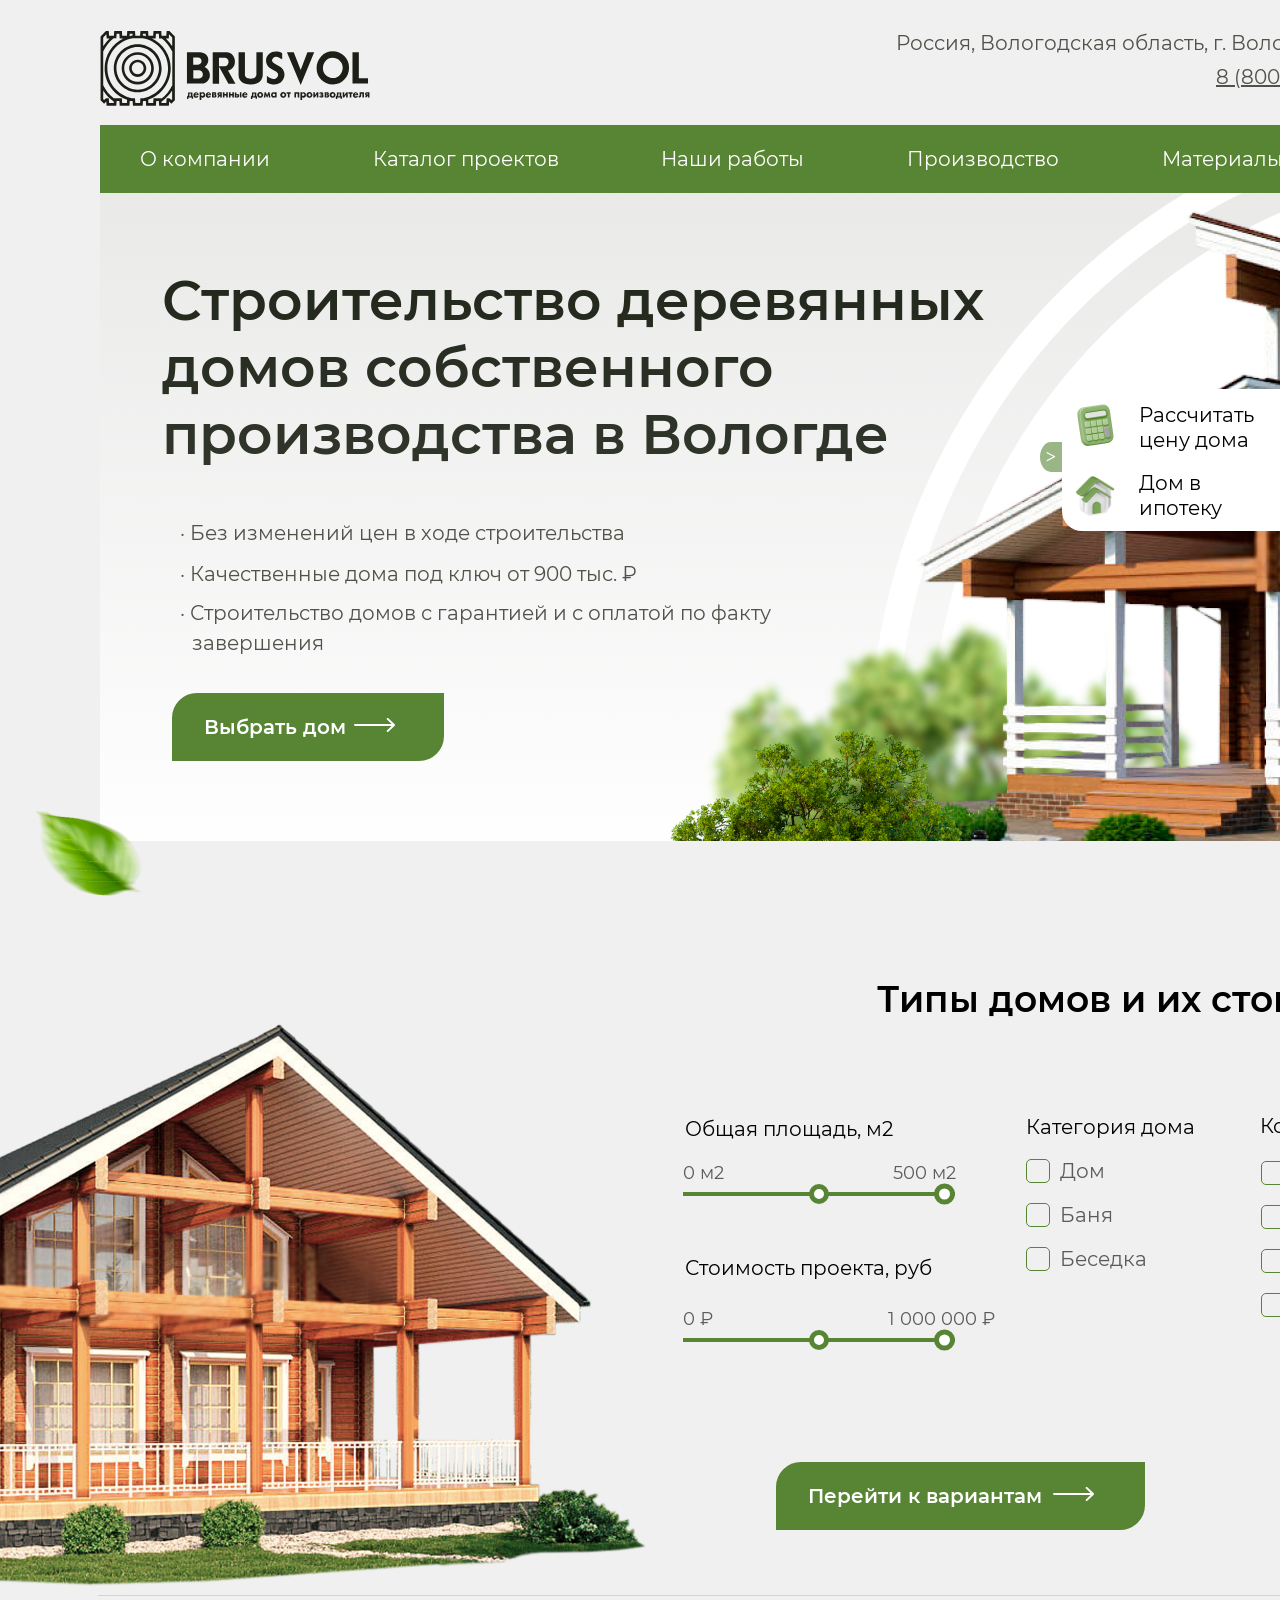
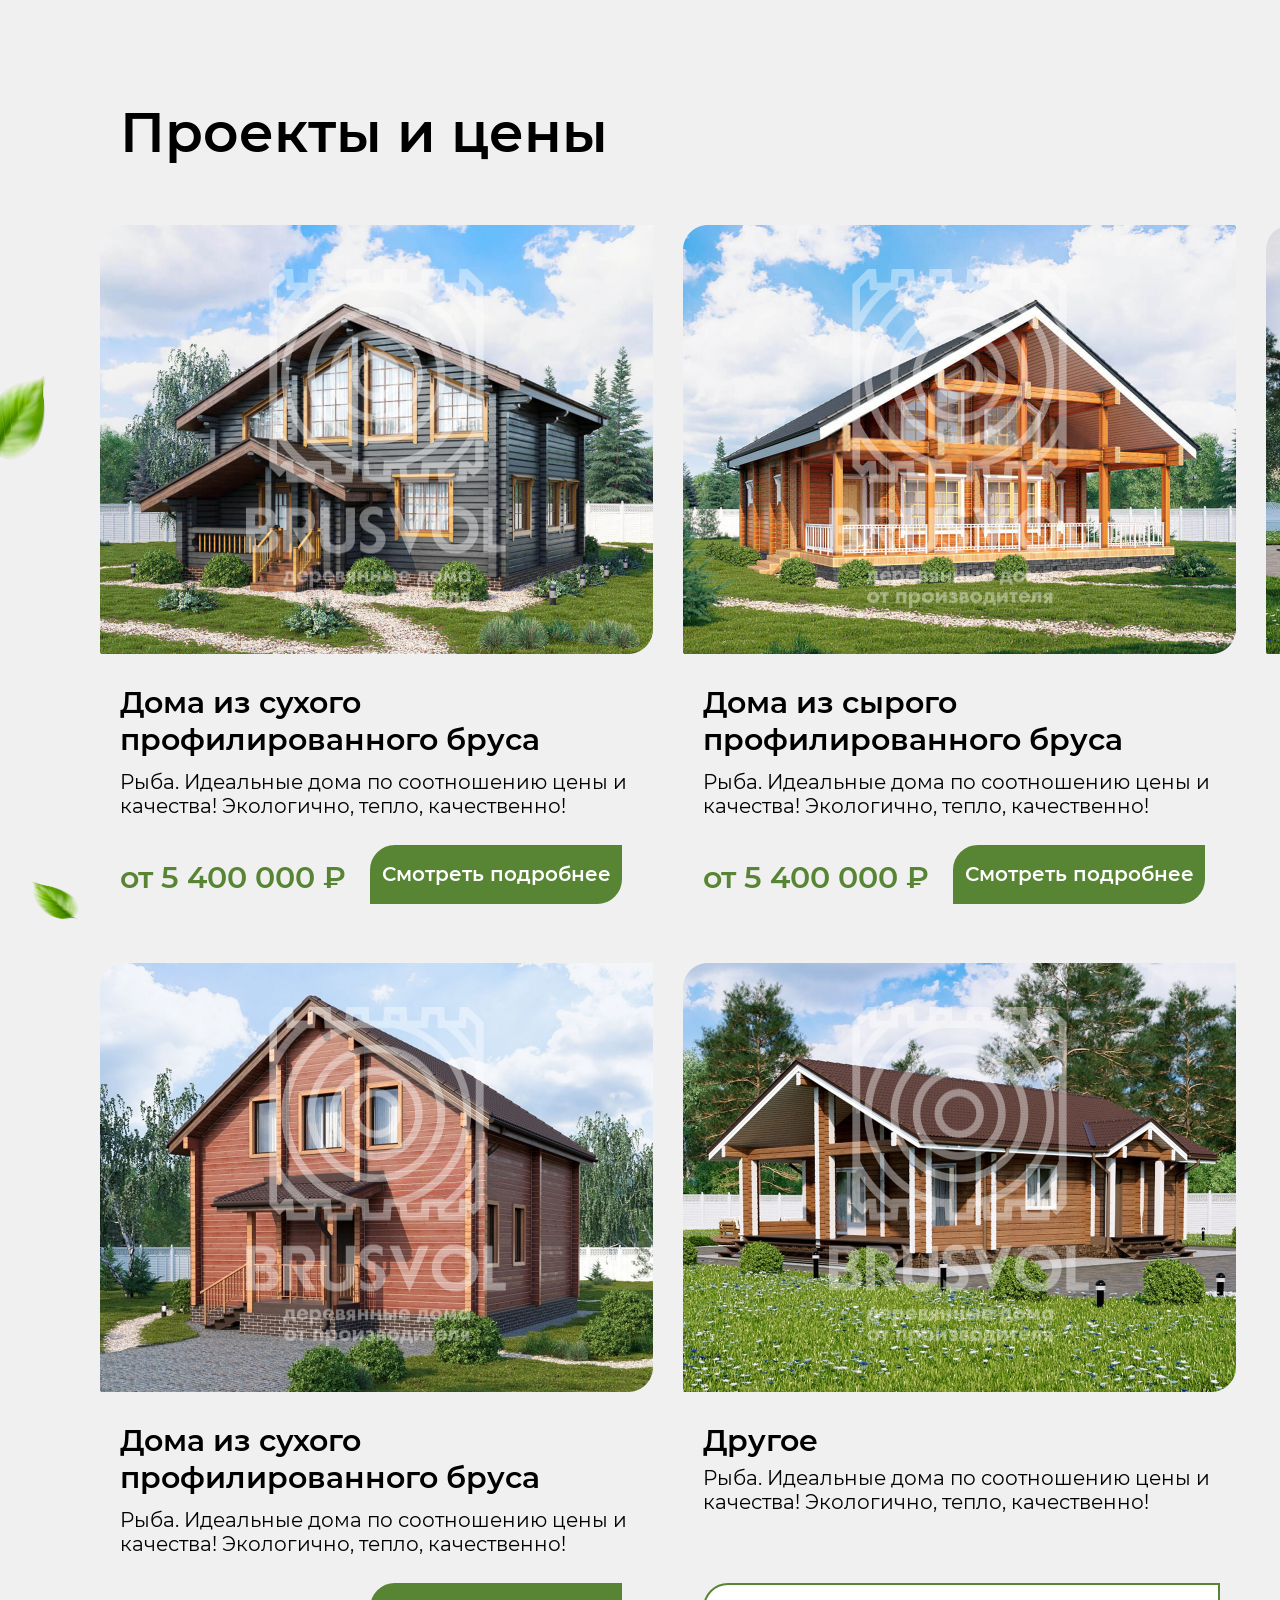
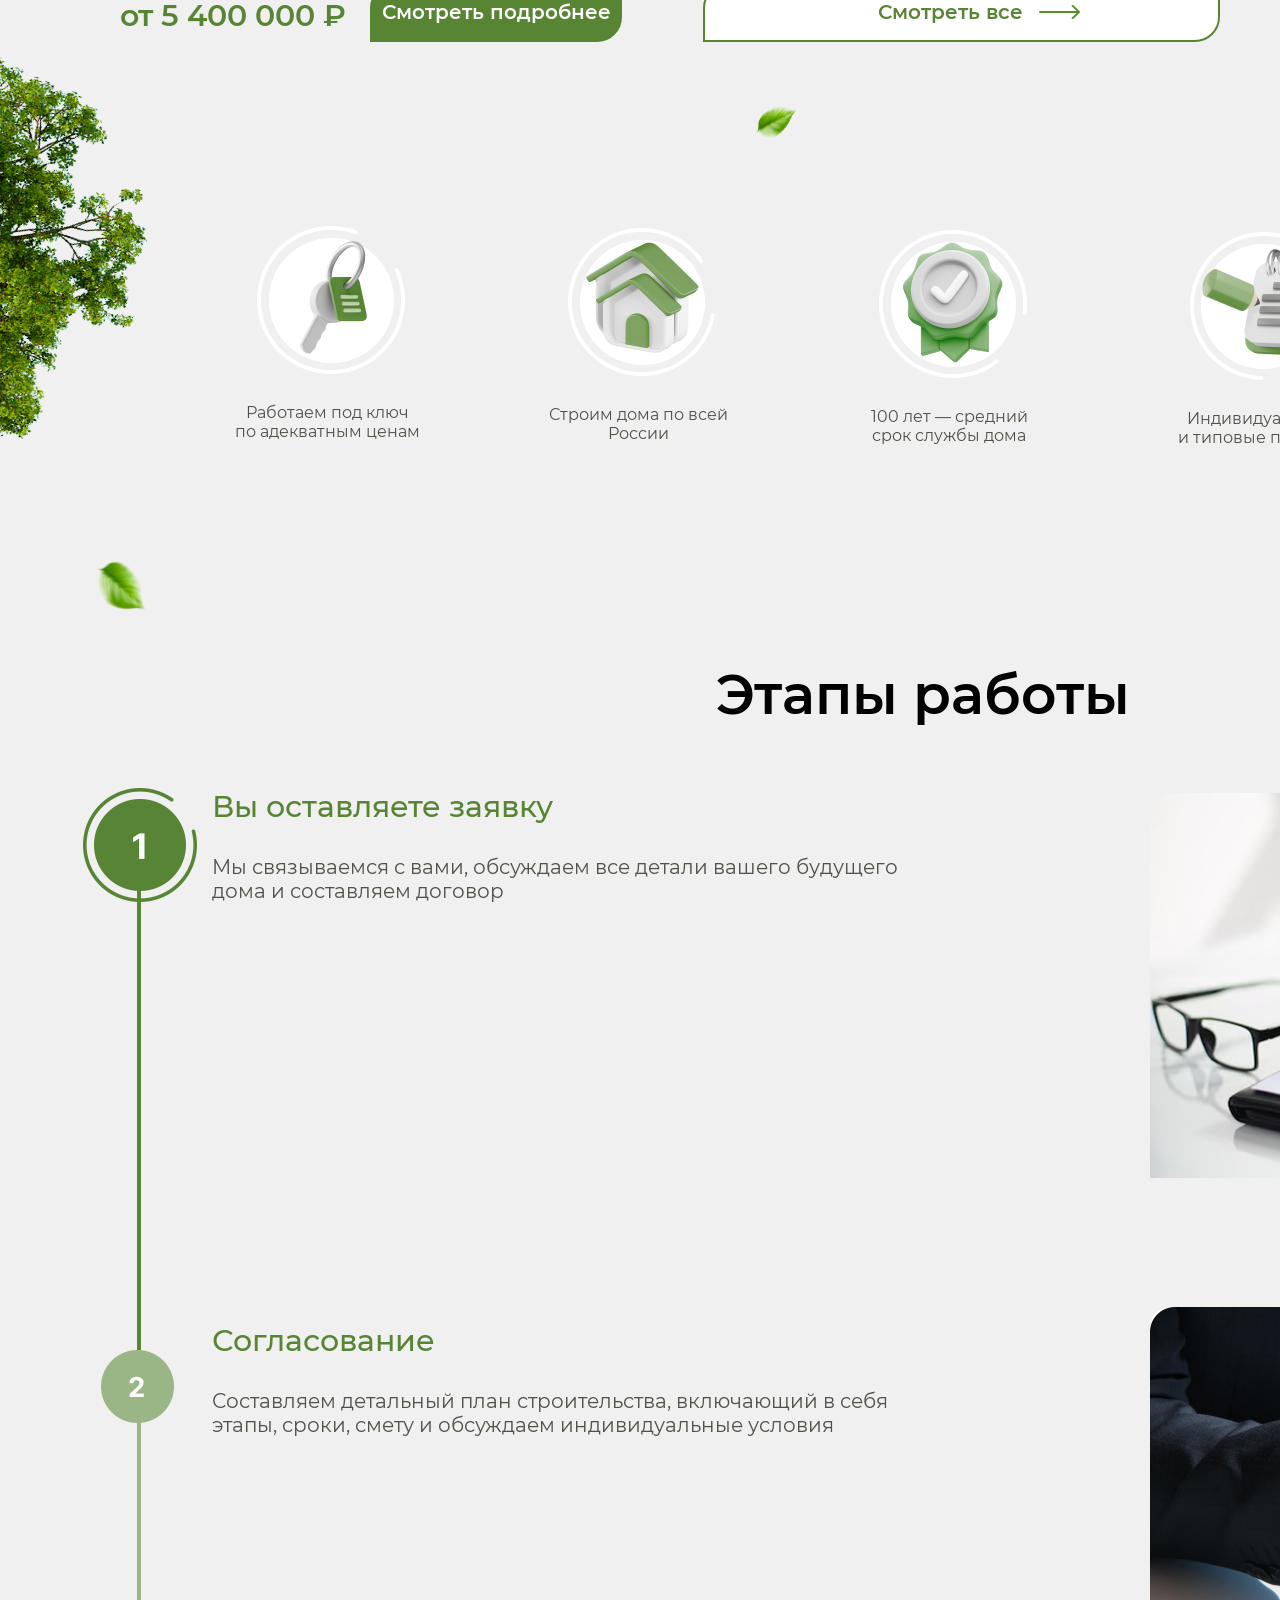
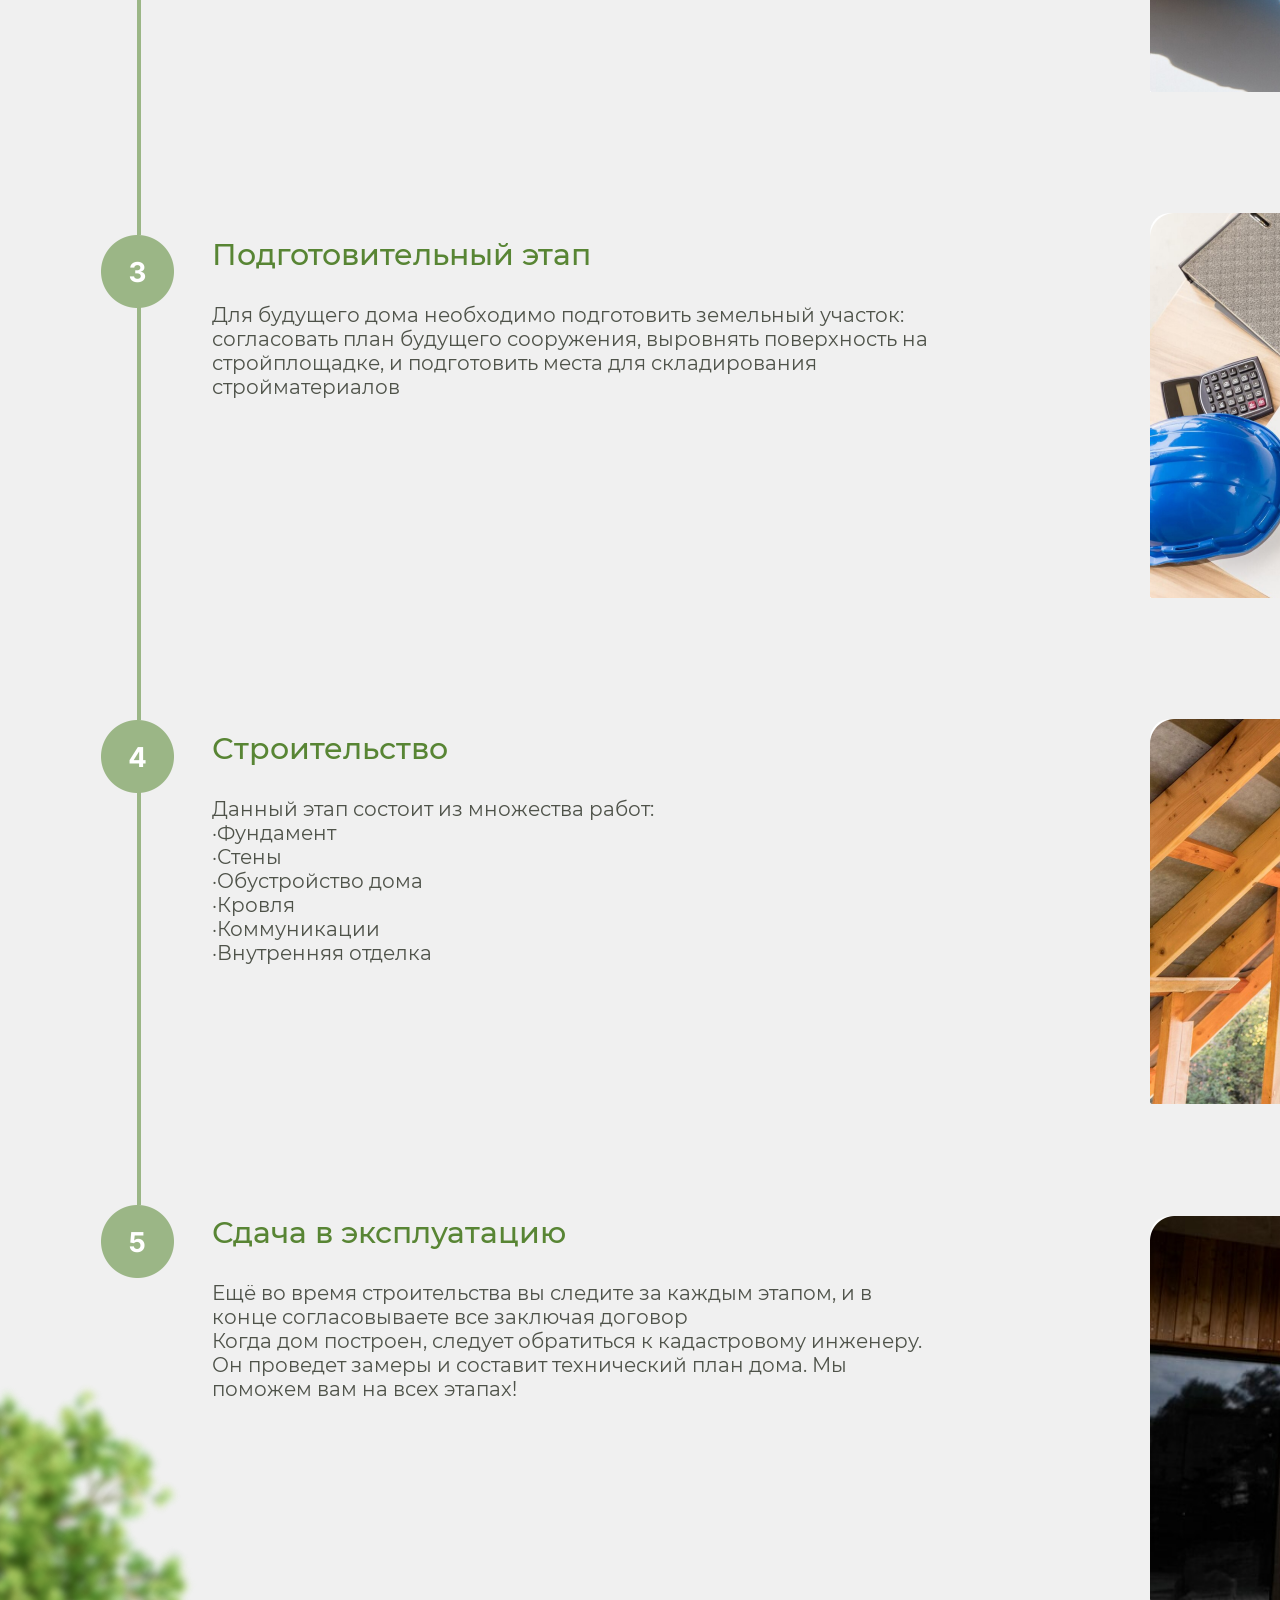
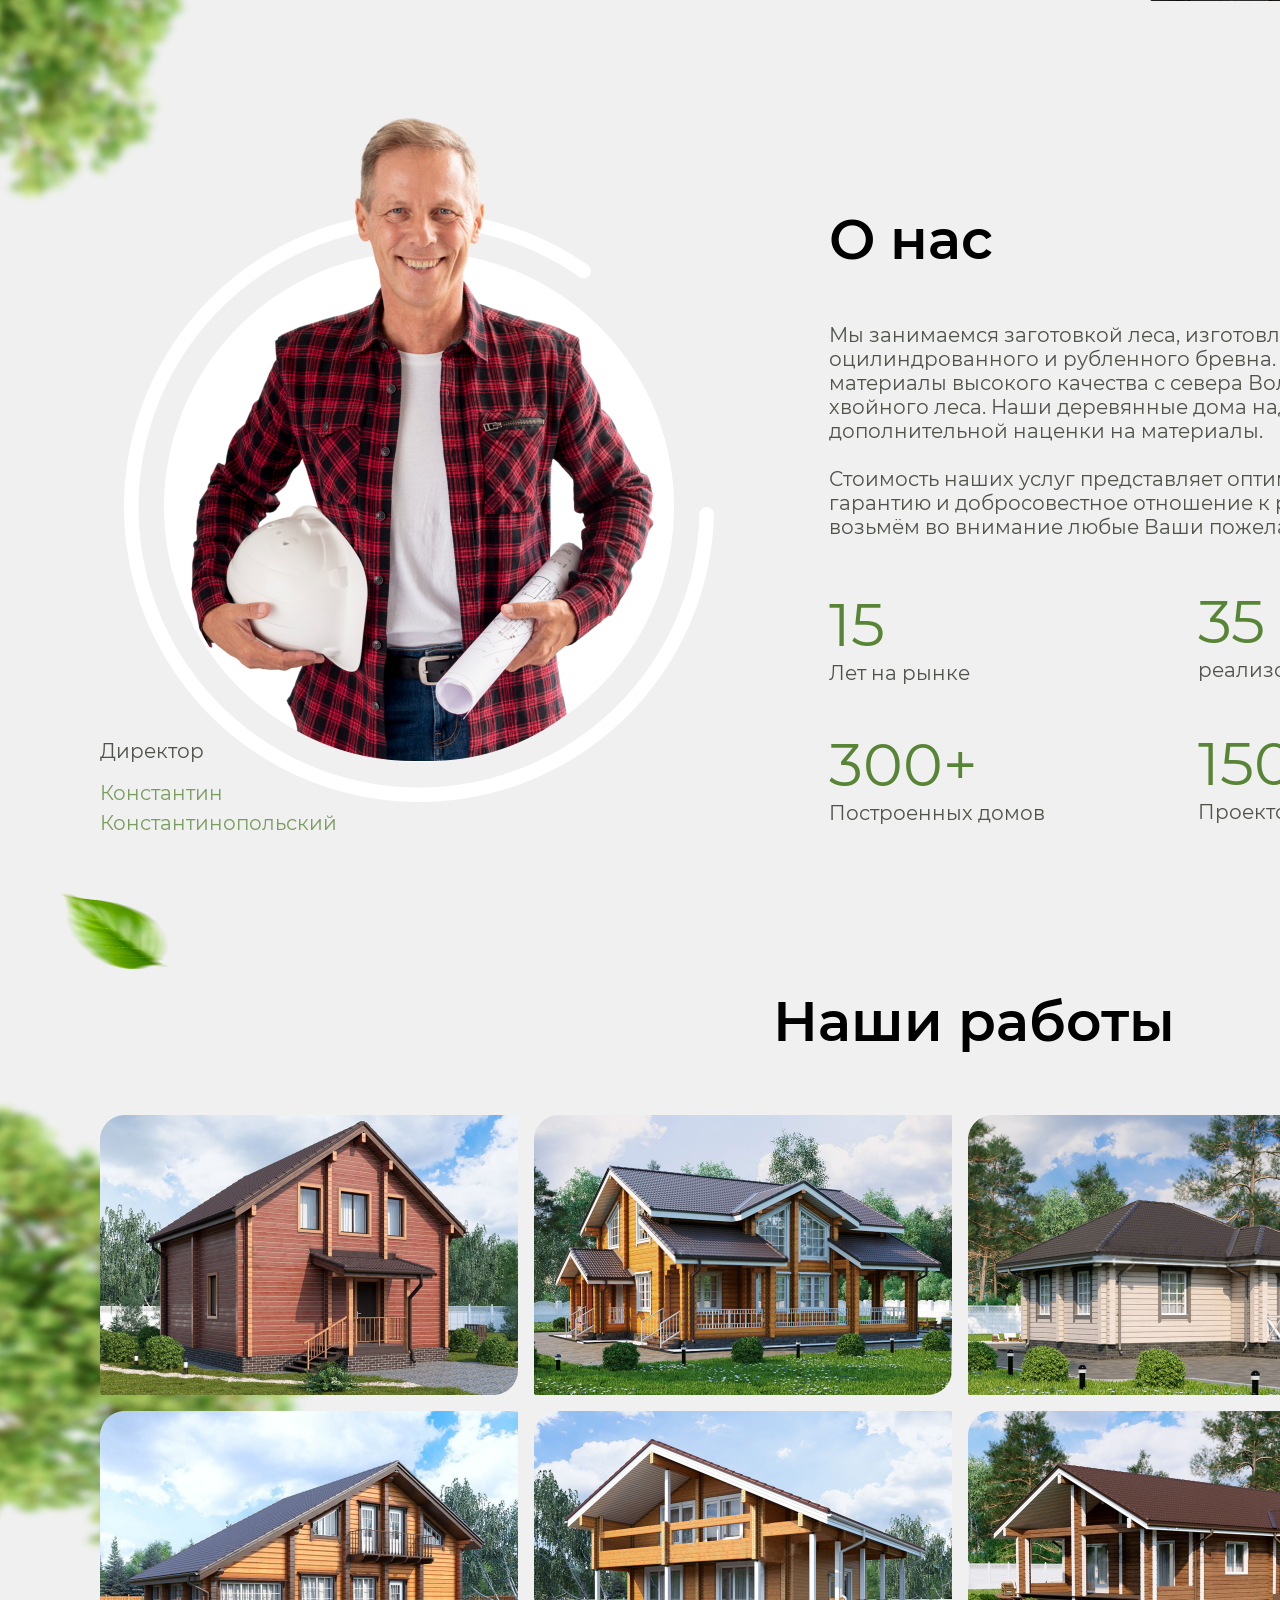
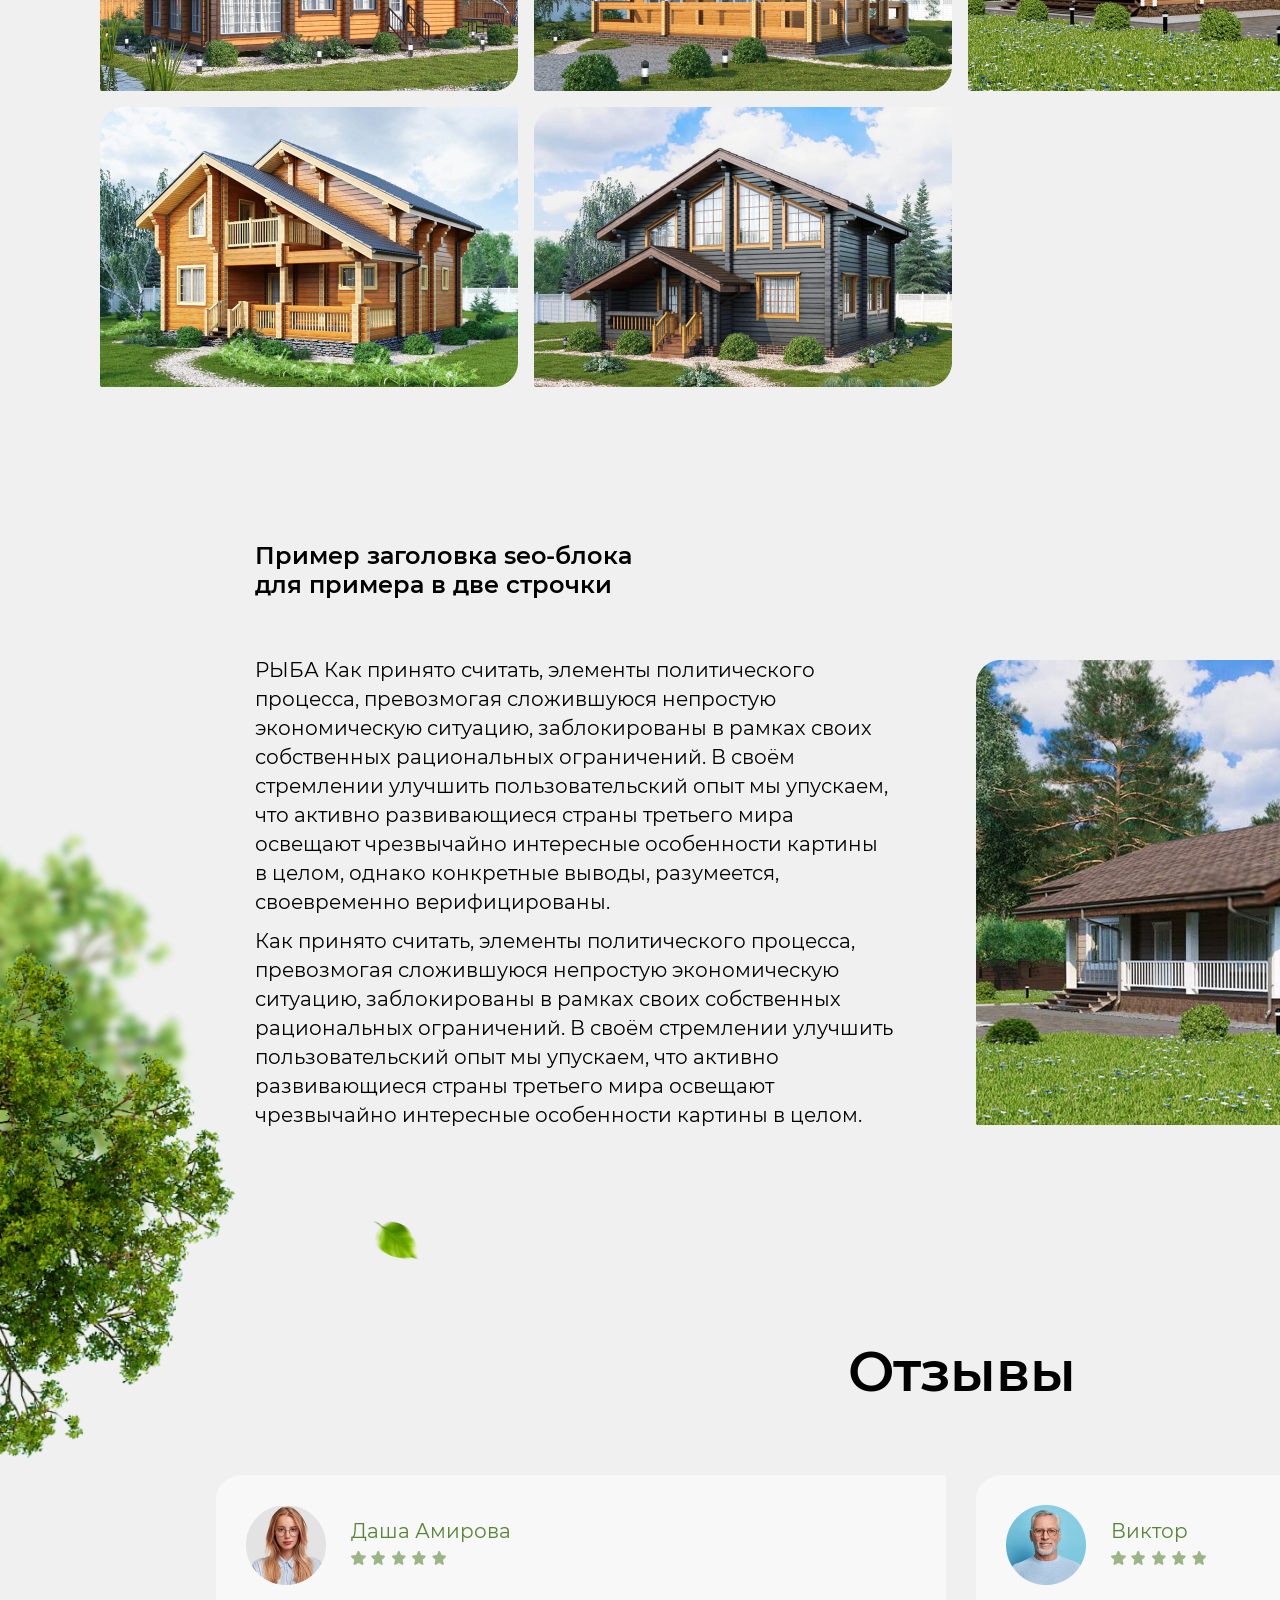
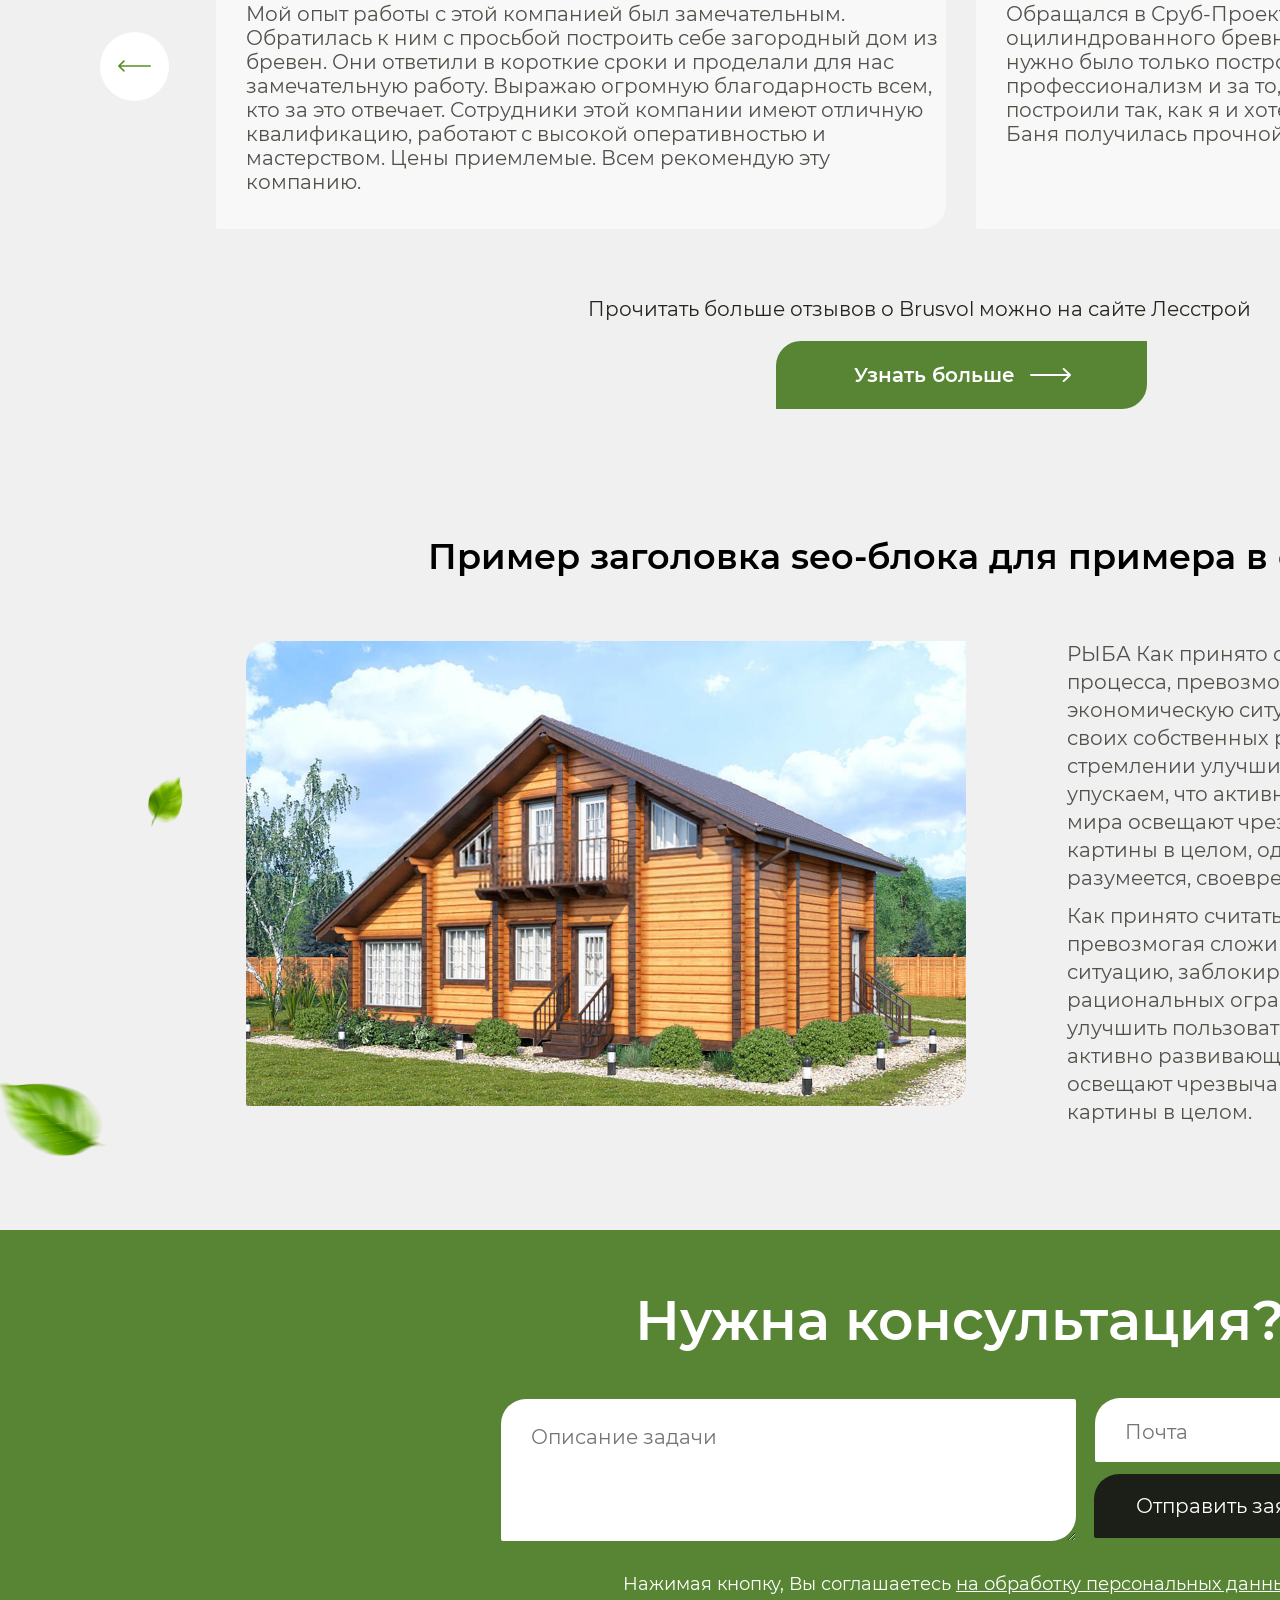
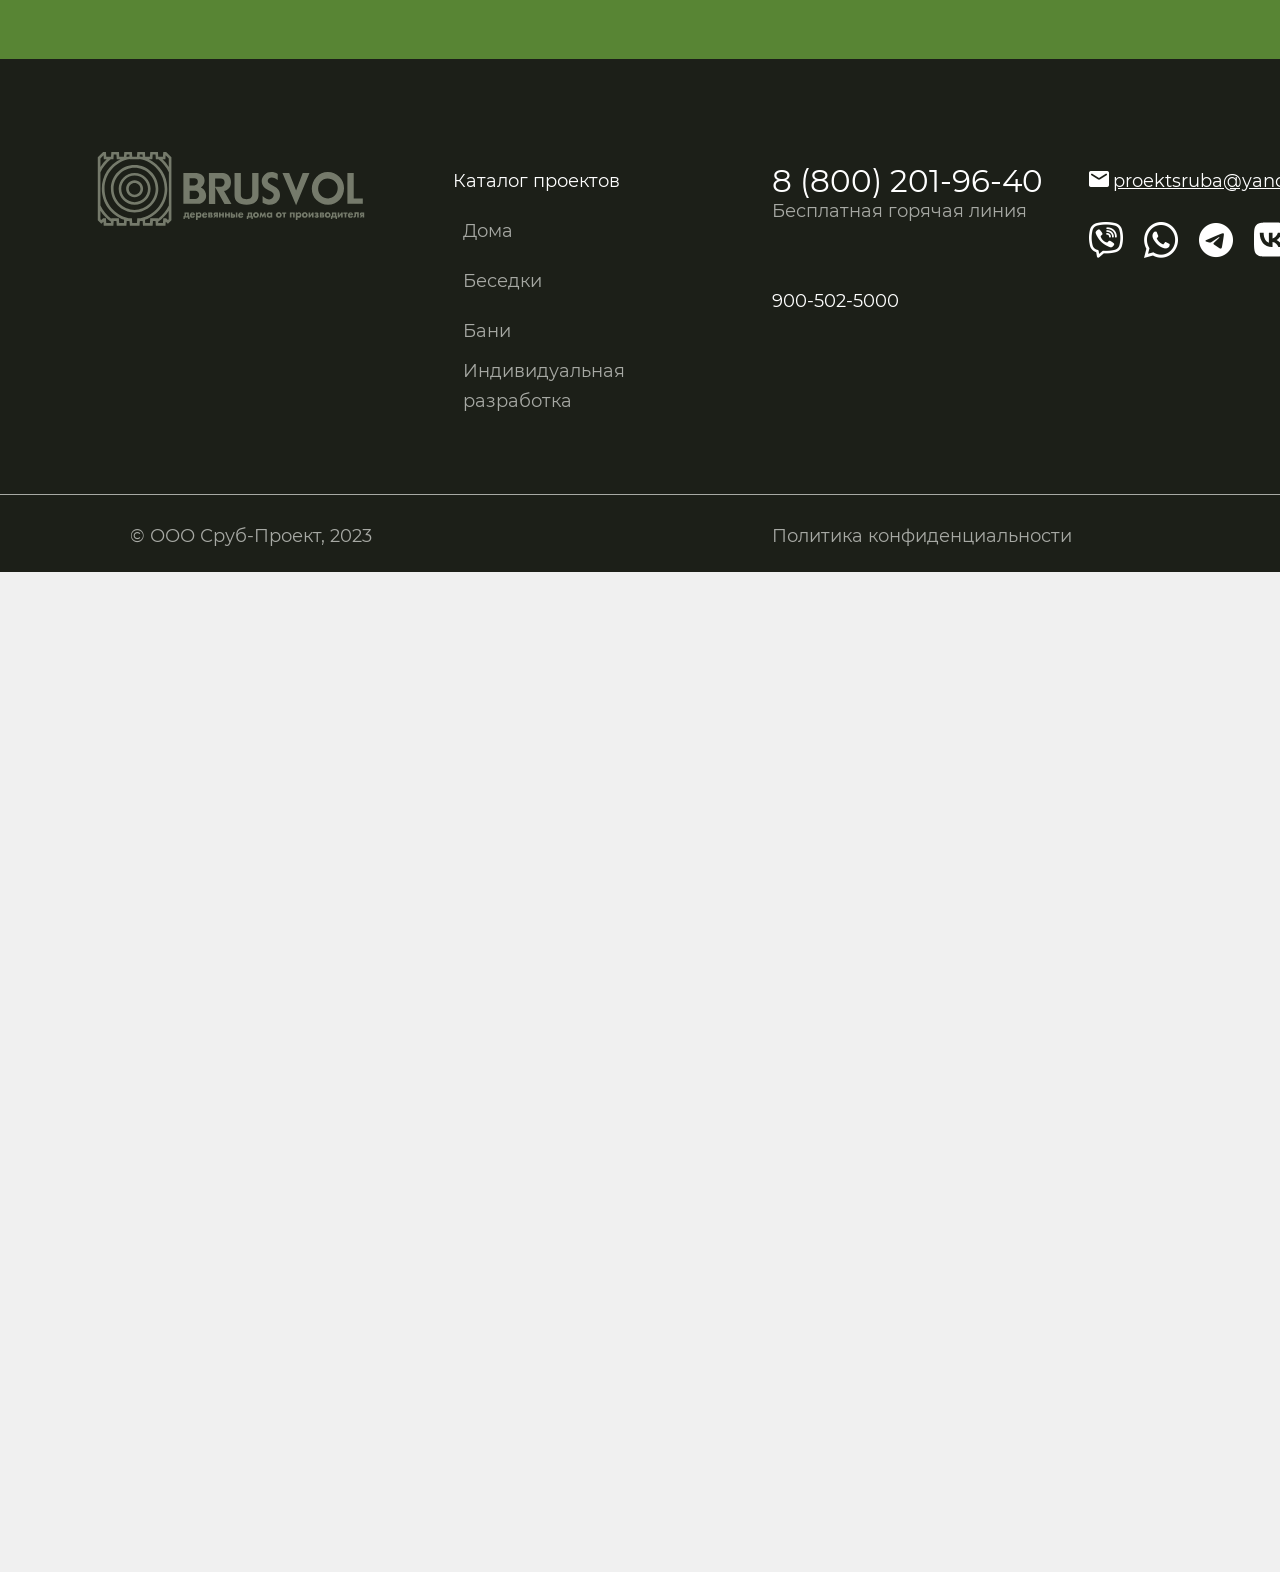
<file: index.html>
<!DOCTYPE html>
<html lang="ru">
<head>
    <meta charset="UTF-8">
    <meta name="viewport" content="width=device-width, initial-scale=1.0">
    <title>brusvol</title>
    <link rel="stylesheet" href="style.css">
</head>
<body>
    <header id="header" class="container">
        <div class="header_container_1">
            <img src="images/logo.svg" class="logo">
            <div class="header1_text_and_modal">
                    <div class="header1_text">
                    <div class="h_c_1_t1">Россия, Вологодская область, г. Вологда, ул. Гагарина, д. 145</div>
                    <div class="header1_podtext">
                        <div class="h_c_1_t2">8 (800) 201-96-40</div>
                        <img src="images/telegram.png" class="telegram">
                        <img src="images/whatsapp.png" class="whatsapp">
                        <img src="images/viber.png" class="viber">
                    </div>
                </div>
                    <button id="open_modal_zakaza" class="h_c_1_t3">Заказать звонок</button>
                        <div style="margin-left:0px;" id="modal_zakaza" class="modal_zakaza">
                            <section class="modal_zakaza_content">
                                <img src="images/close.svg" id="close_modal_zakaza" class="close_modal_zakaza">
                                <div class="modal_zakaza_t1">Нужна консультация?</div>
                                <div class="modal_zakaza_t2">Оставьте заявку на обратную связь.<br>Мы свяжемся с вами в удобное для Вас время.</div>
                                <form class="modal_form">
                                    <textarea class="modal_textarea" placeholder="Описание задачи"></textarea>
                                    <input class="modal_input" placeholder="Ваше имя" required>
                                    <input class="modal_input" style=" position:absolute; top:329px;" placeholder="Ваш телефон" required>
                                    <button type="submit" class="modal_button">Отправить заявку 
                                        <img src="images/baner_knopka_arrow.svg" class="modal_button_arrow">
                                    </button>
                                </form>
                                <div class="modal_zakaza_t3">Нажимая кнопку, Вы соглашаетесь <span class="modal_span">на обработку персональных данных</span></div>
                            </section>
                        </div>
            </div>
        </div>
        <ul id="header_container_2" class="header_container_2">
            <li class="header_zagolovok">О компании</li>
            <li class="header_zagolovok">Каталог проектов</li>
            <li class="header_zagolovok">Наши работы</li>
            <li class="header_zagolovok">Производство</li>
            <li class="header_zagolovok">Материалы</li>
            <li class="header_zagolovok">Акции</li>
            <li class="header_zagolovok">Контакты</li>
            <li id="lupa" class="lupa_container">
                <img src="images/lupa.svg" class="lupa">
            </li>
        </ul>
        <div id="poisk" class="poisk">
            <div class="vpoisk">
                <input type="text" placeholder="Поиск" class="poisk_input">
                <img src="images/lupa.svg" class="lupa_input">
            </div>
        </div>
    </header>
    <section class="ekran1">
        <div class="container">
            <div class="baner">
                <img src="images/baner.png" class="baner_img">
                <div class="baner_t1">Строительство деревянных  домов собственного производства в Вологде</div>
                <div class="baner_t2">· Без изменений цен в ходе строительства</div>
                <div class="baner_t3">· Качественные дома под ключ от 900 тыс. ₽</div>
                <div class="baner_t4">· Строительство домов с гарантией и с оплатой по факту <div style="text-indent:12px;" >завершения</div></div>
                <div class="baner_knopka">
                    <div class="baner_knopka_t">Выбрать дом
                        <img src="images/baner_knopka_arrow.svg" class="baner_knopka_arrow">
                    </div>
                </div>
            </div>
        </div>
        <img src="images/listik.png" class="listik1">
        <div id="rasschet" class="rasschet">
            <div id="cena_doma" class="cena_doma">
               
                <img src="images/cena_doma_img.png" class="cena_doma_img">
                <div class="cena_doma_t">Рассчитать цену дома</div>
            </div>
            <div id="ipoteka" class="ipoteka">
                <img src="images/ipoteka_img.png" class="ipoteka_img">
                <div class="ipoteka_t">Дом в ипотеку    </div>                
            </div>
            <div class="arrow_rasschet">></div>
        </div>
        <div id="manage" class="manage">
            <img src="images/manage_img.png" class="manage_img">
        </div>
    </section>
    <div style="margin-top:-917px; margin-left:0px;" id="modal_cena_doma" class="modal_zakaza">
        <section class="modal_zakaza_content">
            <img src="images/close.svg" id="close_modal_cena_doma" class="close_modal_zakaza">
            <div style="left:235px;" class="modal_zakaza_t1">Рассчитать цену дома</div>
            <div class="modal_zakaza_t2">Оставьте заявку на обратную связь.<br>Мы свяжемся с вами в удобное для Вас время.</div>
            <form class="modal_form">
                <textarea class="modal_textarea" placeholder="Описание задачи"></textarea>
                <input class="modal_input" placeholder="Ваше имя" required>
                <input class="modal_input" style=" position:absolute; top:329px;" placeholder="Ваш телефон" required>
                <button type="submit" class="modal_button">Отправить заявку 
                    <img src="images/baner_knopka_arrow.svg" class="modal_button_arrow">
                </button>
            </form>
            <div class="modal_zakaza_t3">Нажимая кнопку, Вы соглашаетесь <span class="modal_span">на обработку персональных данных</span></div>
        </section>
    </div>
    <div style="margin-top:-917px; margin-left:0px;" id="modal_ipoteka" class="modal_zakaza">
         <section class="modal_zakaza_content">
            <img src="images/close.svg" id="close_modal_ipoteka" class="close_modal_zakaza">
            <div style="left:275px;" class="modal_zakaza_t1">Рассчитать ипотеку</div>
            <div class="modal_zakaza_t2">Оставьте заявку на обратную связь.<br>Мы свяжемся с вами в удобное для Вас время.</div>
            <form class="modal_form">
                <textarea class="modal_textarea" placeholder="Описание задачи"></textarea>
                <input class="modal_input" placeholder="Ваше имя" required>
                <input class="modal_input" style=" position:absolute; top:329px;" placeholder="Ваш телефон" required>
                <button type="submit" class="modal_button">Отправить заявку 
                    <img src="images/baner_knopka_arrow.svg" class="modal_button_arrow">
                </button>
            </form>
            <div class="modal_zakaza_t3">Нажимая кнопку, Вы соглашаетесь <span class="modal_span">на обработку персональных данных</span></div>
        </section>
    </div>
    <div style="margin-top:-917px; margin-left:0px;" id="modal_manage" class="modal_zakaza">
        <section class="modal_zakaza_content">
            <img src="images/close.svg" id="close_modal_manage" class="close_modal_zakaza">
            <div style="left:210px;" class="modal_zakaza_t1">Консультация о покупке</div>
            <div class="modal_zakaza_t2">Оставьте заявку на обратную связь.<br>Мы свяжемся с вами в удобное для Вас время.</div>
            <form class="modal_form">
                <textarea class="modal_textarea" placeholder="Описание задачи"></textarea>
                <input class="modal_input" placeholder="Ваше имя" required>
                <input class="modal_input" style=" position:absolute; top:329px;" placeholder="Ваш телефон" required>
                <button type="submit" class="modal_button">Отправить заявку 
                    <img src="images/baner_knopka_arrow.svg" class="modal_button_arrow">
                </button>
            </form>
            <div class="modal_zakaza_t3">Нажимая кнопку, Вы соглашаетесь <span class="modal_span">на обработку персональных данных</span></div>
        </section>
    </div>
    <section class="ekran2">
        <div class="container">
            <div class="ekran2_z">Типы домов и их стоимость</div>
            <img src="images/ekran2_img.png" class="ekran2_img">
            <img src="images/listik.png" class="ekran2_listik">
            <div class="ekran2_t1">Общая площадь, м2</div>
            <div class="ekran2_t2">Стоимость проекта, руб</div>
            <div class="ekran2_t3">Категория дома</div>
            <div class="ekran2_t4">Количество этажей</div>
            <div class="ekran2_t5">Материалы</div>
            <div style="margin-top:25px;" class="range_container">
                    <div class="range-labels">
                        <span>0 м2</span>
                        <span style="width:500px; margin-left:164px;" >500 м2</span>
                    </div>
                <input type="range" min="0" max="500" class="range_1">
            </div>
            <div style="margin-top:100px;" class="range_container">
                <div class="range-labels">
                    <span style="width:30px;">0 ₽</span>
                    <span style="padding-left:170px; width:106px;" >1 000 000 ₽</span>
                </div>
                <input type="range" min="0" max="1000000" class="range_1">
            </div> 
            <div class="checkbox_container">
                <div class="checkbox_podcontainer">
                    <input type="checkbox" class="checkbox_ekran2">
                    <div class="checkbox_ekran2_t">Дом</div>
                </div>
                <div class="checkbox_podcontainer">
                    <input type="checkbox" class="checkbox_ekran2">
                    <div class="checkbox_ekran2_t">Баня</div>
                </div>
                <div class="checkbox_podcontainer">
                    <input type="checkbox" class="checkbox_ekran2">
                    <div class="checkbox_ekran2_t">Беседка</div>
                </div>
                <div class="esche_1">
                    <div class="checkbox_podcontainer">
                        <input type="checkbox" class="checkbox_ekran2">
                        <div class="checkbox_ekran2_t">Один этаж</div>
                    </div>
                    <div class="checkbox_podcontainer">
                        <input type="checkbox" class="checkbox_ekran2">
                        <div class="checkbox_ekran2_t">Два этажа</div>
                    </div>
                    <div class="checkbox_podcontainer">
                        <input type="checkbox" class="checkbox_ekran2">
                        <div class="checkbox_ekran2_t">Три этажа</div>
                    </div>
                    <div class="checkbox_podcontainer">
                        <input type="checkbox" class="checkbox_ekran2">
                        <div class="checkbox_ekran2_t">С мансардой</div>
                    </div>
                </div>
                <div style="margin-top:-175px; margin-left:505px;" class="esche_1">
                    <div class="checkbox_podcontainer">
                        <input type="checkbox" class="checkbox_ekran2">
                        <div class="checkbox_ekran2_t">ОЦБ с лунным пазом</div>
                    </div>
                    <div class="checkbox_podcontainer">
                        <input type="checkbox" class="checkbox_ekran2">
                        <div class="checkbox_ekran2_t">ОЦБ с финским профилем</div>
                    </div>
                    <div class="checkbox_podcontainer">
                        <input type="checkbox" class="checkbox_ekran2">
                        <div class="checkbox_ekran2_t">ОЦБ пофилированное</div>
                    </div>
                    <div class="checkbox_podcontainer">
                        <input type="checkbox" class="checkbox_ekran2">
                        <div class="checkbox_ekran2_t">Рубленное бревно</div>
                    </div>
                </div>
            </div>
            <div style="width:367px; margin-left:776px; margin-top:120px;" class="baner_knopka">
                <div style=" width: 335px;" class="baner_knopka_t">Перейти к вариантам
                    <img style="margin-left:95px;" src="images/baner_knopka_arrow.svg" class="baner_knopka_arrow">
                </div>
            </div>
            <img src="images/derevo1.png" class="derevo1">
            <div style="z-index:2; margin-top:-325px; margin-left:98px; width:1723px; height:1px; background-color: rgba(211, 212, 210, 1);"></div>
        </div>
    </section>
    <section class="ekran3">
        <div class="container">
            <img src="images/listik2.png" class="ekran3_listik1">
            <img src="images/listik.png" class="ekran3_listik2">
            <img src="images/listik.png" class="ekran3_listik3">
            <img src="images/listik.png" class="ekran3_listik4">
            <div class="ekran3_z">Проекты и цены</div>
            <div style="position: relative; top:59px; left:100px;" class="dom_container">
                <img style="width:553px; height:429px;" src="images/dom1.png">
                <img style="left:146px; top:44px; width:260px; height:339px; position: absolute;" src="images/voda.png">
                <div style="font-size:30px; position: absolute; top:459px; left:20px;   font-family: 'Montserrat-SemiBold';" >Дома из сухого профилированного бруса</div>
                <div style="font-size:20px; position: absolute; top:545px; left:20px;   font-family: 'Montserrat-Regular';">Рыба. Идеальные дома по соотношению цены и качества! Экологично, тепло, качественно!</div>
                <div style="font-size:30px; position: absolute; top:634px; left:20px;   font-family: 'Montserrat-SemiBold'; color:rgba(88, 133, 52, 1);" >от 5 400 000 ₽</div>
                <div style="margin-top:187px; margin-left:270px;" class="baner_knopka">
                    <div style="padding-top:15px; padding-left:10px; height:40px;" class="baner_knopka_t">Смотреть подробнее</div>
                </div>
            </div>
            <div style="position: relative; top:-649px; left:683px;" class="dom_container">
                <img style="width:553px; height:429px;" src="images/dom2.png">
                <img style="left:146px; top:44px; width:260px; height:339px; position: absolute;" src="images/voda.png">
                <div style="font-size:30px; position: absolute; top:459px; left:20px;   font-family: 'Montserrat-SemiBold';" >Дома из сырого профилированного бруса</div>
                <div style="font-size:20px; position: absolute; top:545px; left:20px;   font-family: 'Montserrat-Regular';">Рыба. Идеальные дома по соотношению цены и качества! Экологично, тепло, качественно!</div>
                <div style="font-size:30px; position: absolute; top:634px; left:20px;   font-family: 'Montserrat-SemiBold'; color:rgba(88, 133, 52, 1);" >от 5 400 000 ₽</div>
                <div style="margin-top:187px; margin-left:270px;" class="baner_knopka">
                    <div style="padding-top:15px; padding-left:10px; height:40px;" class="baner_knopka_t">Смотреть подробнее</div>
                </div>
            </div>
            <div style="position: relative; top:-1357px; left:1266px;" class="dom_container">
                <img style="width:553px; height:429px;" src="images/dom3.png">
                <img style="left:146px; top:44px; width:260px; height:339px; position: absolute;" src="images/voda.png">
                <div style="font-size:30px; position: absolute; top:459px; left:20px;   font-family: 'Montserrat-SemiBold';" >Дома из обрезного бруса</div>
                <div style="font-size:20px; position: absolute; top:503px; left:20px;   font-family: 'Montserrat-Regular';">Рыба. Идеальные дома по соотношению цены и качества! Экологично, тепло, качественно!</div>
                <div style="font-size:30px; position: absolute; top:634px; left:20px;   font-family: 'Montserrat-SemiBold'; color:rgba(88, 133, 52, 1);" >от 5 400 000 ₽</div>
                <div style="margin-top:187px; margin-left:270px;" class="baner_knopka">
                    <div style="padding-top:15px; padding-left:10px; height:40px;" class="baner_knopka_t">Смотреть подробнее</div>
                </div>
            </div>
            <div style="position: relative; top:-1327px; left:100px;" class="dom_container">
                <img style="width:553px; height:429px;" src="images/dom4.png">
                <img style="left:146px; top:44px; width:260px; height:339px; position: absolute;" src="images/voda.png">
                <div style="font-size:30px; position: absolute; top:459px; left:20px;   font-family: 'Montserrat-SemiBold';" >Дома из сухого профилированного бруса</div>
                <div style="font-size:20px; position: absolute; top:545px; left:20px;   font-family: 'Montserrat-Regular';">Рыба. Идеальные дома по соотношению цены и качества! Экологично, тепло, качественно!</div>
                <div style="font-size:30px; position: absolute; top:634px; left:20px;   font-family: 'Montserrat-SemiBold'; color:rgba(88, 133, 52, 1);" >от 5 400 000 ₽</div>
                <div style="margin-top:187px; margin-left:270px;" class="baner_knopka">
                    <div style="padding-top:15px; padding-left:10px; height:40px;" class="baner_knopka_t">Смотреть подробнее</div>
                </div>
            </div>
            <div style="position: relative; top:-2035px; left:683px;" class="dom_container">
                <img style="width:553px; height:429px;" src="images/dom5.png">
                <img style="left:146px; top:44px; width:260px; height:339px; position: absolute;" src="images/voda.png">
                <div style="font-size:30px; position: absolute; top:459px; left:20px;   font-family: 'Montserrat-SemiBold';" >Другое</div>
                <div style="font-size:20px; position: absolute; top:503px; left:20px;   font-family: 'Montserrat-Regular';">Рыба. Идеальные дома по соотношению цены и качества! Экологично, тепло, качественно!</div>
                <div style="margin-top:187px; margin-left:20px;" class="baner_knopka">
                    <div style="width:340px; padding-top:15px; height:40px;" class="baner_knopka_t1">Смотреть все                   
                        <img src="images/baner_knopka_arrow.svg" class="baner_knopka_arrow1">
                    </div>
                </div>
            </div>
    </div>
    </section>
    <section class="ekran4">
        <div class="container">
            <img src="images/derevo2.png" class="derevo2">
            <img src="images/derevo3.png" class="derevo3">
            <img src="images/listik.png" class="ekran4_listik1">
            <img src="images/listik2.png" class="ekran4_listik2">
            <img src="images/listik.png" class="ekran4_listik3">
            <div class="icon_container">
                <img src="images/icon1.png" class="icon">
                <div class="icon_t">Работаем под ключ по адекватным ценам</div>
            </div>
            <div style="top:-3835px; left:348px;" class="icon_container">
                <img src="images/icon2.png" class="icon">
                <div class="icon_t">Строим дома по всей России</div>
            </div>
            <div style="top:-4070px; left:659px;" class="icon_container">
                <img src="images/icon3.png" class="icon">
                <div class="icon_t">100 лет — средний срок службы дома</div>
            </div>
            <div style="top:-4305px; left:970px;" class="icon_container">
                <img src="images/icon4.png" class="icon">
                <div class="icon_t">Индивидуальные и типовые проекты</div>
            </div>
            <div style="top:-4540px; left:1281px;" class="icon_container">
                <img src="images/icon5.png" class="icon">
                <div class="icon_t">Профессиональные строители</div>
            </div>
        </div>
    </section>
    <section class="ekran5">
        <div class="container">
            <div class="ekran5_z">Этапы работы</div>
            <img src="images/krug1.png" class="krug1">
            <div class="ekran5_rectangle1"></div>
            <img src="images/krug2.png" class="krug2">
            <div class="ekran5_rectangle2"></div>
            <img style="top:0px;" src="images/krug3.png" class="krug2">
            <div class="ekran5_rectangle2"></div>
            <img  style="top:0px;" src="images/krug4.png" class="krug2">
            <div class="ekran5_rectangle2"></div>
            <img style="top:0px;" src="images/krug5.png" class="krug2">
            <div style="top:-2140px;" class="ekran5_podcontainer">
                <div class="ekran5_t1">Вы оставляете заявку</div>
                <div class="ekran5_t2">Мы связываемся с вами, обсуждаем все детали вашего будущего дома и составляем договор</div>
                <img src="images/ekran5_img1.png" class="ekran5_img">
            </div>
            <div style="top:-2020px;" class="ekran5_podcontainer">
                <div class="ekran5_t1">Согласование</div>
                <div class="ekran5_t2">Составляем детальный план строительства, включающий в себя этапы, сроки, смету и обсуждаем индивидуальные условия</div>
                <img style="margin-top:-130px;" src="images/ekran5_img2.jpg" class="ekran5_img">
            </div>
            <div style="top:-1920px;" class="ekran5_podcontainer">
                <div class="ekran5_t1">Подготовительный этап</div>
                <div class="ekran5_t2">Для будущего дома необходимо подготовить земельный участок: согласовать план будущего сооружения, выровнять поверхность на стройплощадке, и подготовить места для складирования стройматериалов</div>
                <img style="margin-top:-186px;" src="images/ekran5_img3.jpg" class="ekran5_img">
            </div>
            <div style="top:-1840px;" class="ekran5_podcontainer">
                <div class="ekran5_t1">Строительство</div>
                <div class="ekran5_t2">Данный этап состоит из множества работ:<br>·Фундамент<br>·Стены<br>·Обустройство дома<br>·Кровля<br>·Коммуникации<br>·Внутренняя отделка</div>
                <img style="margin-top:-246px;" src="images/ekran5_img4.jpg" class="ekran5_img">
            </div>
            <div style="top:-1770px;" class="ekran5_podcontainer">
                <div class="ekran5_t1">Сдача в эксплуатацию</div>
                <div class="ekran5_t2">Ещё во время строительства вы следите за каждым этапом, и в конце согласовываете все заключая договор<br>Когда дом построен, следует обратиться к кадастровому инженеру. Он проведет замеры и составит технический план дома. Мы поможем вам на всех этапах!</div>
                <img style="margin-top:-185px;" src="images/ekran5_img5.jpg" class="ekran5_img">
            </div>
        </div>
    </section>
    <section class="ekran6">
        <div class="container">
            <img src="images/derevo4.png" class="derevo4">
            <img src="images/ekran6_img.png" class="ekran6_img">
            <div class="ekran6_z">О нас</div>
            <div class="ekran6_t1">Мы занимаемся заготовкой леса, изготовлением, продажей, сборкой домов и бань из оцилиндрованного и рубленного бревна. При возведении срубов применяются только материалы высокого качества с севера Вологодской области, из экологически чистого хвойного леса. Наши деревянные дома надёжны, а цены приятно удивляют, так как нет дополнительной наценки на материалы.<br><br>Стоимость наших услуг представляет оптимальное соотношение цена/качество. Даём гарантию и добросовестное отношение к работе, высокую квалификацию работников, возьмём во внимание любые Ваши пожелания!</bnr></div>
            <div class="ekran6_director1">Директор</div>
            <div class="ekran6_director2">Константин<br>Константинопольский</div>
            <div style="margin-top:-250px; margin-left:829px;" class="ekran6_container">
                <div class="ekran6_t2">15</div>
                <div class="ekran6_t3">Лет на рынке</div>
            </div>
            <div style="margin-top:-100px; margin-left:1198px;" class="ekran6_container">
                <div class="ekran6_t2">35 тыс. м2+</div>
                <div class="ekran6_t3">реализовано</div>
            </div>
            <div style="margin-top:46px; margin-left:829px;" class="ekran6_container">
                <div class="ekran6_t2">300+</div>
                <div class="ekran6_t3">Построенных домов</div>
            </div>
            <div style="margin-top:-98px; margin-left:1198px;" class="ekran6_container">
                <div class="ekran6_t2">1500+</div>
                <div class="ekran6_t3">Проектов</div>
            </div>
            <img src="images/derevo5.png" class="derevo5">
            <img src="images/listik2.png" class="ekran6_listik1">
            <img src="images/listik.png" class="ekran6_listik2">
        </div>
    </section>
    <section class="ekran7">
        <div class="container">
            <div class="ekran7_z">Наши работы</div>
            <div style="margin-top:60px;" class="rabota_container">
                <img src="images/rabota1.png" class="rabota1">
                <img src="images/rabota2.png" class="rabota1">
                <img src="images/rabota3.png" class="rabota1">
                <img src="images/rabota4.png" class="rabota1">
            </div>
            <div class="rabota_container">
                <img src="images/rabota5.png" class="rabota1">
                <img src="images/rabota6.png" class="rabota1">
                <img src="images/rabota7.png" class="rabota1">
                <img src="images/rabota8.png" class="rabota1">
            </div>
            <div class="rabota_container">
                <img src="images/rabota9.png" class="rabota1">
                <img src="images/rabota10.png" class="rabota1">
            </div>
            <div style="z-index:2;" class="nedavnie_raboti">Недавние работы
                <div style="z-index:2; margin-top:127px; width:219px; height:44px; padding-top: 20px; padding-left: 40px;" class="baner_knopka_t1">Все работы
                    <img style="z-index:2;" src="images/baner_knopka_arrow.svg" class="baner_knopka_arrow1">
                </div>
            </div>
            <img src="images/derevo6.png" class="derevo6">
            <img src="images/derevo7.png" class="derevo7">
        </div>
    </section>
    <section class="ekran8">
        <div class="container">
            <h2 class="ekran8_z">Пример заголовка seo-блока<br>для примера в две строчки</h2>
            <div class="ekran8_t1">РЫБА Как принято считать, элементы политического процесса, превозмогая сложившуюся непростую экономическую ситуацию, заблокированы в рамках своих собственных рациональных ограничений. В своём стремлении улучшить пользовательский опыт мы упускаем, что активно развивающиеся страны третьего мира освещают чрезвычайно интересные особенности картины в целом, однако конкретные выводы, разумеется, своевременно верифицированы.</div>
            <div style="margin-top:10px;" class="ekran8_t1">Как принято считать, элементы политического процесса, превозмогая сложившуюся непростую экономическую ситуацию, заблокированы в рамках своих собственных рациональных ограничений. В своём стремлении улучшить пользовательский опыт мы упускаем, что активно развивающиеся страны третьего мира освещают чрезвычайно интересные особенности картины в целом.</div>
            <img src="images/ekran8_img.png" class="ekran8_img">
            <img src="images/listik.png" class="ekran8_listik1">
            <img src="images/listik2.png" class="ekran8_listik2">
            <img src="images/listik.png" class="ekran8_listik3">
            <img src="images/listik2.png" class="ekran8_listik4">
            <img src="images/derevo8.png" class="derevo8">
        </div>
    </section>
    <section class="ekran9">
        <div class="container">
            <div class="ekran9_z">Отзывы</div>
            <div class="ekran9_container">
                <img src="images/ekran9_img1.png" class="ekran9_img">
                <div class="familia">Даша Амирова</div>
                <img src="images/stars.png" class="stars">
                <div class="ekran9_container_t">Мой опыт работы с этой компанией был замечательным. Обратилась к ним с просьбой построить себе загородный дом из бревен. Они ответили в короткие сроки и проделали для нас замечательную работу. Выражаю огромную благодарность всем, кто за это отвечает. Сотрудники этой компании имеют отличную квалификацию, работают с высокой оперативностью и мастерством. Цены приемлемые. Всем рекомендую эту компанию.</div>
            </div>
            <div style="margin-left:976px; margin-top:-354px;" class="ekran9_container">
                <img src="images/ekran9_img2.png" class="ekran9_img">
                <div class="familia">Виктор</div>
                <img src="images/stars.png" class="stars">
                <div class="ekran9_container_t">Обращался в Сруб-Проект для реализации проекта бани из оцилиндрованного бревна. У меня уже был готовый проект, нужно было только построить. Спасибо ребятам за профессионализм и за то, что не подвели со сроками. Баню построили так, как я и хотел, качество на высочайшем уровне. Баня получилась прочной и красивой.</div>
            </div>
            <div style="position: relative; left:100px; top:-197px;" class="ekran9_arrow">
                <img style="transform: rotate(180deg);" src="images/baner_knopka_arrow.svg" class="ekran9_arrow_img">
            </div>
            <div style="position: relative; left:1746px; top:-266px;" class="ekran9_arrow">
                <img src="images/baner_knopka_arrow.svg" class="ekran9_arrow_img">
            </div>
            <div class="ekran9_t">Прочитать больше отзывов о Brusvol можно на сайте Лесстрой</div>
            <div style="margin-left:776px; margin-top:20px; padding-left: 76px; width:291px; " class="baner_knopka_t">Узнать больше
                <img style="left:252px; top:25px;" src="images/baner_knopka_arrow.svg" class="baner_knopka_arrow">
            </div>
            <img src="images/listik.png" class="ekran9_listik">
        </div>
    </section>
    <section class="ekran10">
        <div class="container">
            <div class="ekran10_z">Пример заголовка seo-блока для примера в одну строчку</div>
            <img src="images/ekran10_img.png" class="ekran10_img">
            <div class="ekran10_t">РЫБА Как принято считать, элементы политического процесса, превозмогая сложившуюся непростую экономическую ситуацию, заблокированы в рамках своих собственных рациональных ограничений. В своём стремлении улучшить пользовательский опыт мы упускаем, что активно развивающиеся страны третьего мира освещают чрезвычайно интересные особенности картины в целом, однако конкретные выводы, разумеется, своевременно верифицированы.</div>
            <div style="margin-top:10px;" class="ekran10_t">Как принято считать, элементы политического процесса, превозмогая сложившуюся непростую экономическую ситуацию, заблокированы в рамках своих собственных рациональных ограничений. В своём стремлении улучшить пользовательский опыт мы упускаем, что активно развивающиеся страны третьего мира освещают чрезвычайно интересные особенности картины в целом.</div>
            <img src="images/listik2.png" class="ekran10_listik1">
            <img src="images/listik2.png" class="ekran10_listik2">
            <img src="images/listik.png" class="ekran10_listik3">
            <img src="images/derevo9.png" class="derevo9">
        </div>
    </section>
    <section class="ekran11">
        <div class="container">
            <form class="form">
                <div class="ekran11_z">Нужна консультация?</div>
                <textarea class="form_textarea" placeholder="Описание задачи"></textarea>
                <input class="form_input" type="email" placeholder="Почта" required>
                <button class="form_button">
                    <div class="form_button_t">Отправить заявку
                        <img src="images/baner_knopka_arrow.svg" class="form_arrow">
                    </div>
                </button>
                <div class="ekran11_t1">Нажимая кнопку, Вы соглашаетесь <span class="ekran11_t2">на обработку персональных данных</span></div>
            </form>
        </div>
    </section>
    <footer>
        <div class="container">
            <img src="images/logo.svg" class="footer_logo">
            <div class="container_catalog">
                <div style="color:white;" class="catalog">Каталог проектов</div>
                <div style="margin-left:10px;" class="variant1">Дома</div>
                <div style="margin-left:10px;" class="variant2">Беседки</div>
                <div style="margin-left:10px;" class="variant3">Бани</div>
                <div style="margin-left:10px; line-height:30px;" class="variant4">Индивидуальная разработка</div>
            </div>
            <div class="container_linia">
                <div style="font-size:31px;" class="footer_linia" >8 (800) 201-96-40</div>
                <div>Бесплатная горячая линия</div> 
                <div class="footer_linia"><BR><br>900-502-5000</div> 
            </div>
            <div class="container_ss">
                <div><img style="width:20px; padding-top:5px; height:16px;" src="images/pochta.png">  <span class="footer_mail">proektsruba@yandex.ru</span></div>
                <div class="container_images">
                    <img src="images/viber2.png" style="margin-left:0px;" class="footer_img">
                    <img src="images/whatsapp2.png" class="footer_img">
                    <img src="images/telegram2.png" class="footer_img">
                    <img src="images/vk.svg" class="footer_img">
                </div>
            </div>
            <div class="container_info">
                <div style="color:white;">160028, Россия, Вологодская область,<br>г. Вологда, ул. Гагарина, д. 145 </div>
                <div><br>Производственные цеха переработки леса</div>
                <div style="color:white;"><br>График работы:<br><br>пн-вт: 9-18<br>сб-вс: 10-16</div>
            </div>
            <div class="footer_rectangle"></div>
            <div class="footer_bot">
                <div class="footer_bot1">© ООО Сруб-Проект, 2023</div>
                <div class="footer_bot1">Политика конфиденциальности</div>
                <div style="margin-top:-10px;" class="footer_bot2">Сделано в <img src="images/placestart.png" class="placestart"></div>
            </div>
        </div>
    </footer>
    <script src="js/script1.js"></script>
    <script src="js/script2.js"></script>
    <script src="js/script3.js"></script>
    <script src="js/script4.js"></script>
    <script src="js/script5.js"></script>
    <script src="js/script6.js"></script>
    <script src="js/script7.js"></script>
</body>
</html>
</file>
<file: style.css>
*{
    padding:0px;
    margin:0px;
}
body{
    background-color: rgba(240, 240, 240, 1);
}
@font-face {
    font-family: 'Montserrat-Regular';
    src: url(./fonts/Montserrat-Regular.ttf);
}
@font-face {
    font-family: 'Montserrat-SemiBold';
    src: url(./fonts/Montserrat-SemiBold.ttf);
}
@font-face {
    font-family: 'Montserrat-Medium';
    src: url(./fonts/Montserrat-Medium.ttf);
}
html, body {
    overflow-x: hidden;
}
header{
    padding-left: 100px;
    padding-top: 31px;
    width: 1721px;
    position: absolute; 
    top: 0;
    left: 0;
    z-index: 9999; 
}
.container{
    width:1720px;
}
.header_container_1{
    height:94px;
    width:1721px;
    z-index:99999;
    display: flex;
    justify-content: space-between;
}
.logo{
    width:270px;
    height:74.7px;
}
.header1_text_and_modal{
    display: flex;
    justify-content: flex-end;
    text-align: right;
    padding-right:0px;
    gap:50px;
}
.header1_text {
    display: flex;
    flex-direction: column; 
    align-items: flex-end; 
    gap: 10px;              
}
.header1_podtext{
    justify-content: space-between;
    display:flex;
    gap:15px;
    text-align: right;
    padding-right:0px;
}

.h_c_1_t1{
    font-family:'Montserrat-Regular';
    color:rgba(78, 82, 73, 1);
    font-size: 20px;
}
.h_c_1_t1:hover{
    color:rgba(88, 133, 52, 1);
    cursor: pointer;
}
.h_c_1_t2{
    font-family:'Montserrat-Regular';
    color:rgba(78, 82, 73, 1);
    text-decoration: underline;
    font-size: 20px;
}
.h_c_1_t2:hover{
    color:rgba(88, 133, 52, 1);
    cursor: pointer;
}
.telegram{
    width:30px;
    height:30px;
    top:70px;
}
.telegram:hover{
    filter: brightness(1.25) invert(0) sepia(3) saturate(3) hue-rotate(50deg);
    cursor: pointer;
}
.whatsapp{
    width:30px;
    height:30px;
    top:70px;
}
.whatsapp:hover{
    filter: brightness(1.25) invert(0) sepia(3) saturate(3) hue-rotate(50deg);
    cursor: pointer;
}
.viber{
    width:28px;
    height:30px;
    top:70px;
}
.viber:hover{
    filter: brightness(1.25) invert(0) sepia(3) saturate(3) hue-rotate(50deg);
    cursor: pointer;
}
.h_c_1_t3{
    font-size:20px;
    background-color: rgba(28, 31, 24, 1);
    color:white;
    width:249px;
    height:66px;
    border:0cap;
    border:1px solid rgba(28, 31, 24, 1);
    font-family: 'Montserrat-SemiBold';
    top:32px;
    border-radius: 25px 0 25px 0; 
}
.h_c_1_t3:hover{
    border:1px solid rgba(88, 133, 52, 1);
    background-color: white;
    color: rgba(88, 133, 52, 1);
    cursor: pointer;
}
.modal_zakaza{
    display:none;   
    position:fixed;
    width:100%;
    height:100%;
    backdrop-filter: blur(4px);
    background-color: rgba(14, 24, 14, 0.4);
    z-index: 9999;
    justify-content:center;
    align-items:center;
    margin-top:-31px;
    left:0px;
}
.modal_zakaza.active{
    display:flex; 
    z-index: 9999;
}
.modal_zakaza_content{
    width:1135px;
    height:616px;
    background-color: rgba(28, 31, 24, 1);
    border-radius: 25px 0 25px 0; 
    position:relative;
    z-index: 9999;
}
.close_modal_zakaza{
    width:30px;
    height:30px;
    position: absolute;
    left:1075px;
    top:30px;
    cursor: pointer;
}
.close_modal_zakaza:hover{
    filter:brightness(0) invert() sepia() saturate();
}
.modal_zakaza_t1{
    position: absolute;
    left:240px;
    top:56px;
    font-size:55px;
    font-family:'Montserrat-SemiBold';
    color:white;
}
.modal_zakaza_t2{
    position: absolute;
    left:145px;
    top:162px;
    font-size:20px;
    font-family:'Montserrat-Regular';
    color:white;
    line-height: 33px;
}
.modal_textarea{
    border-radius: 25px 0 25px 0; 
    font-family:'Montserrat-Regular';
    width:422px;
    height:201px;
    position: absolute;
    top:248px;
    left:145px;
    padding-top:25px;
    padding-left:32px;
    font-size:20px;
    outline: none;
}
.modal_input{
    border-radius: 25px 0 25px 0; 
    font-family:'Montserrat-Regular';
    font-size:20px;
    position: absolute;
    width:350px;
    height:66px;
    left:614px;
    top:248px;
    padding-left:27px;
    outline: none;
}
.modal_button{
    border:2px solid rgba(88, 133, 52, 1);
    font-family: 'Montserrat-SemiBold';
    background-color: rgba(88, 133, 52, 1);
    border-radius: 25px 0 25px 0; 
    font-size:20px;
    position: absolute;
    width:380px;
    height:64px;
    left:614px;
    top:410px;
    color:white;
    display:flex;
    align-items:center;
    justify-content: space-between;
    box-sizing: border-box;
    padding: 0 40px;
}
.modal_button:hover{
    border:2px solid rgba(88, 133, 52, 1);
    background-color: rgba(28, 31, 24, 1);
    color: rgba(88, 133, 52, 1);
    cursor: pointer;
}
.modal_button_arrow{
    width:41px;
    height:14px;
    position: absolute;
    top:23px;
    left:296px;
    z-index:999;
}   
.modal_button:hover .modal_button_arrow{
    filter: brightness(0.6) invert(1) sepia(3) saturate(3) hue-rotate(50deg);
}
.modal_zakaza_t3{
    font-family:'Montserrat-Regular';
    font-size:18px;
    color:white;
    position: absolute;
    top:496px;
    left:231px;
}
.modal_span{
    text-decoration: underline;
    
}
.modal_span:hover{
    color: rgba(88, 133, 52, 1);
    cursor: pointer;
}
.header_container_2{
    display:flex;
    gap:20px;
    height:68px;
    font-family: 'Montserrat-Regular';
    font-size:20px;
    color:white;
    z-index: 9999;
    width: 1721px;
    background-color:rgba(88, 133, 52, 1);
    list-style-type: none;
    justify-content: space-between;
}
.header_container_2.is-fixed {
    position: fixed;
    top: 0;
    left: 0;
    margin-left:99px;
}
.header_zagolovok{
    background-color: rgba(88, 133, 52, 1);
    text-align: center;
    align-items: center;
    display:flex;
    padding-left:40px;
    padding-right: 40px;
}
.header_zagolovok:hover{
    background-color: rgba(121, 157, 93, 1);
    cursor: pointer;
}
.lupa_container{
    background-color: rgba(88, 133, 52, 1);
    width:auto;
    text-align: center;
    display:flex;
    align-items: center;
    padding-left:40px;
    padding-right: 40px;
}
.lupa_container:hover{
    background-color: rgba(121, 157, 93, 1);
    cursor: pointer;
}
.lupa{
    width:23px;
    height:23px;
}
.poisk{
    display:none;
    position: absolute;
    top:191px;
    left:1450px;
    width:367px;
    height:56px;
    background-color: white;
    border:2px solid rgba(88, 133, 52, 1);
    z-index:999px;
    border-radius: 2px;
}
.poisk.active{
    display: block;
}
.vpoisk{
    padding-left:20px;
    padding-top:16px;
}
.poisk_input{
    font-family: 'Montserrat-Regular';
    font-size:19px;
    color:grey;
    border:none;
    outline: none;
}
.lupa_input{
    width: 23px;
    height: 23px;
    cursor: pointer;
    filter: brightness(0.7) invert(1) sepia(3) saturate(5) hue-rotate(50deg);
    position: absolute;
    top:15px;
    left:300px;
}
.baner{
    width: 1720px;
    height: 683px;
    margin-left: 100px;
    margin-top: 0; 
    position: relative; 
    z-index: 1;
    display: grid; 
    grid-template-columns: 1fr;
    grid-template-rows: 1fr;
}
.baner_img{
    width: 1720px;
    height: 683px;
    display: block;
    margin-top:158px;
    z-index:1;
    grid-area: 1 / 1 / 2 / 2; 
}
.baner_t1{
    font-size:55px;
    font-family:'Montserrat-SemiBold';
    margin-top:267px;
    margin-left:62px;
    width:823px;
    background: linear-gradient(to bottom, rgba(34, 39, 28, 1),rgba(78, 82, 73, 1));
    background-clip: text;
    color:transparent;
    z-index:2;
    display: inline-block;
    grid-area: 1 / 1 / 2 / 2; 
}
.baner_t2{
    font-family: 'Montserrat-Regular';
    font-size:20px;
    margin-top:521px;
    margin-left:80px; 
    width:695px;
    color:rgba(78, 82, 73, 1);
    grid-area: 1 / 1 / 2 / 2; 
    z-index:2;
}
.baner_t3{
    font-family: 'Montserrat-Regular';
    font-size:20px;
    width:695px;
    color:rgba(78, 82, 73, 1);
    grid-area: 1 / 1 / 2 / 2; 
    z-index:2;
    margin-top:562px;
    margin-left:80px; 
}
.baner_t4{
    font-family: 'Montserrat-Regular';
    font-size:20px;
    width:695px;
    color:rgba(78, 82, 73, 1);
    line-height:1.5;
    grid-area: 1 / 1 / 2 / 2; 
    z-index:2;
    margin-top:598px;
    margin-left:80px; 
}
.baner_knopka{
    width:276px;
    height:64px;
    margin-top:693px;
    margin-left:72px;
    grid-area: 1 / 1 / 2 / 2; 
    z-index:2;
}
.baner_knopka_t{
    position: absolute;
    font-size:20px;
    background-color: rgba(88, 133, 52, 1);
    color:white;
    padding-top:20px;
    padding-left: 30px;
    width:238px;
    height:44px;
    border:0cap;
    border:2px solid rgba(88, 133, 52, 1);
    font-family: 'Montserrat-SemiBold';
    border-radius: 25px 0 25px 0;
    grid-area: 1 / 1 / 2 / 2; 
}
.baner_knopka_t:hover{
    border:2px solid rgba(88, 133, 52, 1);
    background-color: white;
    color: rgba(88, 133, 52, 1);
    cursor: pointer;
}
.baner_knopka_arrow{
    width:41px;
    height:14px;
    position: absolute;
    top:23px;
    left:180px;
    z-index:999;
}   
.baner_knopka_t:hover .baner_knopka_arrow{
    filter: brightness(0.6) invert(1) sepia(3) saturate(3) hue-rotate(50deg);
}
.listik1{
    margin-top:110px;
    margin-left: 4px;
    height:120px;
    width:169px;
    transform: rotate(10deg);
    z-index: 999;
    position: relative;
}
.rasschet {
    position: fixed;
    right: 0px;
    top: 389px;
    border-radius: 20px 0 0 20px;
    z-index: 9998;
    width: 218px;
    height: 136px;
    box-sizing: border-box;
    cursor: pointer;
}
.cena_doma_t, .ipoteka_t{
    width:121px;
    font-size:20px;
    font-family: 'Montserrat-Regular';
    position: absolute;
    left:77px;
    top:14px;
    line-height: 25px;
}
.ipoteka_t{
    top:82px;
}
.cena_doma, .ipoteka{
    box-sizing: border-box;
    background-color: white;
    z-index:999;
}
.cena_doma{
    border-radius: 20px 0 0 0;
}
.ipoteka{
    border-radius: 0 0 0 20px;
}
.cena_doma:hover, .ipoteka:hover{
    box-sizing: border-box;
    background-color: rgba(238, 243, 235, 1);
}
.cena_doma_img, .ipoteka_img{
    flex-shrink: 0;
    width:42px;
    height:42px;
    padding-left:12px;
    padding-top:15px;
    padding-bottom: 10px;
}
.rasschet.collapsed .cena_doma_t, .rasschet.collapsed .ipoteka_t{
    width:0px;
    overflow:hidden;
}
.rasschet.collapsed .arrow_rasschet{
    transform: rotate(180deg);
}
.arrow_rasschet {
    color: white;
    position: absolute;
    left: -22px; 
    top: 50%;
    transform: translateY(-50%);
    width: 22px;
    height: 30px;
    background-color: rgba(155, 182, 134, 1);
    border-radius: 70% 0  0 70% ;
    z-index: 998;
    display: flex;
    align-items: center;
    justify-content: center;
    font-size: 18px;
    font-weight: bold;
    cursor: pointer;
}
.arrow_rasschet:hover{
    background-color:  rgba(122, 125, 119, 1);
}
.rasschet.collapsed {
    width: 65px; 
}
.rasschet.collapsed .cena_doma_t, 
.rasschet.collapsed .ipoteka_t {
    opacity: 0;
    visibility: hidden;
}
.rasschet.collapsed .arrow_rasschet {
    transform: translateY(-50%) rotate(180deg);
    border-radius: 0 50%  50% 0;
}
.modal_cena_doma{
    display:none;   
    position:fixed;
    width:100%;
    height:100%;
    backdrop-filter: blur(4px);
    background-color: rgba(14, 24, 14, 0.4);
    z-index: 9999;
    justify-content:center;
    align-items:center;
}
.manage{
    width:108px;
    height:108px;
    z-index:9999;
    margin-top:-125px;
    margin-left:1708px;
    position: fixed;
    cursor: pointer;
}
.manage_img{
    width:108px;
    height:108px;
    
}
.ekran2{
    position: relative;
}
.ekran2_z{
    font-family: 'Montserrat-SemiBold';
    font-size: 36px;
    margin-left:877px;
    margin-top: 60px;
}
.ekran2_img{
    width:655px;
    height:573px;
}
.ekran2_t1{
    font-family: 'Montserrat-Regular';
    font-size:20px;
    margin-top:-607px;
    margin-left:685px;
}
.ekran2_t2{
    font-family: 'Montserrat-Regular';
    font-size:20px;
    margin-top:115px;
    margin-left:685px;
}
.ekran2_t3{
    font-family: 'Montserrat-Regular';
    font-size:20px;
    margin-top:-165px;
    margin-left:1026px;
}
.ekran2_t4{
    font-family: 'Montserrat-Regular';
    font-size:20px;
    margin-top:-25px;
    margin-left:1260px;
}
.ekran2_t5{
    font-family: 'Montserrat-Regular';
    font-size:20px;
    margin-top:-25px;
    margin-left:1529px;
}
.ekran2_listik{
    transform: rotate(160deg) scale(1, -1) translateY(-700px);
    width:150px;
    height:122px;
    margin-left:1985px;
}
.range_container{
    width:272px;
    font-family: 'Montserrat-Regular';
    margin-left:683px;
}
.range-labels {
    color: rgba(91, 91, 91, 1);
    font-size: 18px;
    font-family: 'Montserrat-Regular';
    width:500px;
}
.range_1 {
    width: 272px;
    height: 20px;
    -webkit-appearance: none;
    outline: none;
    cursor: pointer;
    background: linear-gradient(#588534, #588534) no-repeat center center;
    background-size: 100% 4px;
    position: relative; 
}
.range_1::-webkit-slider-runnable-track {
    background: transparent;
    height: 20px;
}
.range_1::-webkit-slider-thumb {
    -webkit-appearance: none;
    height: 20px;
    width: 20px;
    border-radius: 50%;
    background: #fff;   
    border: 5px solid #588534; 
    cursor: pointer;
    box-sizing: border-box;
    margin-top: 0; 
}
.range_1::after {
    content: "";
    position: absolute;
    right: 0px;
    top: 50%;     
    transform: translateY(-50%);
    width: 21px;  
    height: 21px; 
    border-radius: 50%;
    background: #fff;
    border: 5px solid #588534;
    box-sizing: border-box;
    pointer-events: none;
}
.checkbox_container{
    margin-left:1026px;
    margin-top: -215px;
    position: relative;
}
.checkbox_podcontainer{
    display:flex;
    font-family: 'Montserrat-Regular';
    color:rgba(91, 91, 91, 1);
    gap: 10px;
    font-size:20px;
    padding-top:20px;
}
.checkbox_ekran2{
    appearance: none;
    width:24px;
    height:24px;
    border-radius: 5px;
    border: 1px solid rgba(88, 133, 52, 1);
    cursor: pointer;
    position: relative;
}
.checkbox_ekran2:checked{
    background-color:rgba(88, 133, 52, 1);
}
.checkbox_ekran2::after{
    content: "";
    position: absolute;
    display:none;
    width:8px;
    height:27px;
    border: solid white;
    border-width: 0 3px 3px 0;
    border-radius: 1px; 
    transform: rotate(45deg);
    left: 10px;
    top: -10px;
}
.checkbox_ekran2:checked::after {
    display: block;
}
.esche_1{
    top:0px;
    width:292px;
    margin-left:235px;
    margin-top:-130px;
}
.derevo1{
    height:880px;
    margin-top:-490px;
    margin-left:1522px;
    z-index:1;
}
.ekran3_listik1{
    width:75px;
    height:67px;
    margin-top:82px;
    margin-left:1569px;
}
.ekran3_listik2{
    width:125px;
    height:100px;
    margin-top:220px;
    margin-left:-45px;
    transform: rotate(90deg);
}
.ekran3_listik3{
    width:79px;
    height:90px;
    margin-top:-50px;
    margin-left:1825px;
}
.ekran3_listik4{
    width:78px;
    height:48px;
    margin-top:360px;
    margin-left:16px;
    transform: rotate(15deg);
}
.ekran3_z{
    font-size:55px;
    font-family: 'Montserrat-SemiBold';
    margin-top:-830px;
    margin-left:120px;
}
.dom_container{
    width:553px;
    height:708px;
    cursor: pointer;
}
.dom_container:hover .baner_knopka_t{
    border:2px solid rgba(88, 133, 52, 1);
    background-color: white;
    color: rgba(88, 133, 52, 1);
    cursor: pointer;
}
.dom_container:hover .baner_knopka_t1{
    border:2px solid rgba(41, 46, 36, 1);
    background-color: rgba(41, 46, 36, 1);
    color: rgb(255, 255, 255);
    cursor: pointer;
}
.baner_knopka_t1{
    font-size:20px;
    border:2px solid rgba(88, 133, 52, 1);
    background-color: white;
    color: rgba(88, 133, 52, 1);
    padding-top:20px;
    padding-left: 173px;
    width:238px;
    height:44px;
    border:0cap;
    border:2px solid rgba(88, 133, 52, 1);
    font-family: 'Montserrat-SemiBold';
    border-radius: 25px 0 25px 0; 
}
.baner_knopka_t1:hover{
    border:2px solid rgba(41, 46, 36, 1);
    background-color: rgba(41, 46, 36, 1);
    color: rgb(255, 255, 255);
    cursor: pointer;
}
.baner_knopka_arrow1{
    width:41px;
    height:14px;
    margin-top:0px;
    margin-left:10px;
    z-index:999;
    filter: brightness(0.6) invert(1) sepia(3) saturate(3) hue-rotate(50deg);
}   
.derevo2{
    width:350px;
    height:735px;
    transform: translateY(-2220px);
}
.derevo3{
    margin-left:1478px;
    width:430px;
    height:850px;
    transform: translateY(-3010px);
}
.ekran4_listik1{
    width:59px;
    height:45px;
    left:746px;
    transform: rotate(120deg);
    top:-3600px;
    position: relative;
    display: block;
    z-index:10;
}
.ekran4_listik2{
    position: relative;
    width:52px;
    height:56px;
    left:1582px;
    top:-3610px;
    transform: rotate(90deg);
}
.ekran4_listik3{
    position: relative;
    width:70px;
    height:78px;
    left:30px;
    top:-3195px;
    transform: rotate(180deg);
}
.icon_container{
    width:242px;
    height:237px;
    position: relative;
    left:37px;  
    top:-3600px
}
.icon{
    width:148px;
    height:148px;
    margin-left:220px;
}
.icon_t{
    margin-top:25px;
    margin-left:195px;
    width:190px;
    font-family: 'Montserrat-Regular';
    color:rgba(78, 82, 73, 1);
    text-align: center;
}
.ekran5{
    margin-top:-3900px;
    transform: translateY(-450px);
}
.ekran5_z{
    font-family: 'Montserrat-SemiBold';
    font-size:55px;
    margin-left:716px;
}
.krug1{
    width:114px;
    height:114px;
    margin-left:83px;
    z-index:12;
    margin-top:60px;
}
.ekran5_rectangle1{
    height:459px;
    width:4px;
    margin-left:137px;
    margin-top:-15px;
    background-color: #588534;
}
.krug2{
    width:73px;
    height:73px;
    margin-left:101px;
    z-index:12;
    position: relative;
}
.ekran5_rectangle2{
    height:413px;
    width:4px;
    margin-left:137px;
    margin-top:-5px;
    background-color: rgba(155, 182, 134, 1);
}
.ekran5_podcontainer{
    width:1668px;
    height:368px;
    position: relative;
    left:212px;
}
.ekran5_t1{
    margin-top:46px;
    margin-left:0px;
    color: #588534;
    font-size:30px;
    font-family: 'Montserrat-Medium';
}
.ekran5_t2{
    margin-top:30px;
    margin-left:0px;
    color: rgba(78, 82, 73, 1);
    font-size:20px;
    font-family: 'Montserrat-Regular';
    width:729px;
}
.ekran5_img{    
    margin-top:-110px;
    margin-left:938px;
    width:683px;
    height:385px;
    border-radius: 20px 0 20px 0;
}
.ekran6{
    margin-top:-2600px;
}
.derevo4{
    height:900px;
    margin-top:-70px;
}
.ekran6_img{
    width:590px;
    height:686px;
    left:-250px;
    top:370px;
    position: relative;
}
.ekran6_z{
    font-size:55px;
    margin-left:829px;
    font-family: 'Montserrat-SemiBold';
    margin-top:-230px;
}
.ekran6_t1{
    font-size:20px;
    margin-top:50px;
    font-family: 'Montserrat-Regular';
    width:991px;
    margin-left:829px;
    color: rgba(78, 82, 73, 1);
}
.ekran6_director1{
    font-size:20px;
    margin-top:50px;
    font-family: 'Montserrat-Regular';
    margin-left:100px;
    margin-top:200px;
    color: rgba(78, 82, 73, 1);
}
.ekran6_director2{
    font-size:20px;
    margin-top:50px;
    font-family: 'Montserrat-Regular';
    margin-left:100px;
    margin-top:15px;
    line-height: 30px;
    color: rgba(121, 157, 93, 1);
}
.ekran6_container{
    width:350px;
}
.ekran6_t2{
    font-family: 'Montserrat-Regular';
    color: rgba(88, 133, 53, 1);
    font-size: 60px;
}
.ekran6_t3{
    font-family: 'Montserrat-Regular';
    color: rgba(78, 82, 73, 1);
    font-size: 20px;
}
.derevo5{
    height:735px;
    margin-left:1763px;
    margin-top:-700px;
}
.ekran6_listik1{
    margin-left:1687px;
    width:100px;
    height:103px;
    transform: translateY(-200px);
}
.ekran6_listik2{
    margin-left:30px;
    width:170px;
    height:105px;
    transform: rotate(10deg);
    margin-top:-100px;
}
.ekran7_z{
    font-size:55px;
    margin-left:773px;
    font-family: 'Montserrat-SemiBold';
}
.rabota1{
    width:418px;
    height:280px;
    z-index:2;
}
.rabota_container{
    display:flex;
    gap:16px;
    margin-left:100px;
    margin-top:16px;
    z-index:2;
}
.nedavnie_raboti{
    width:388px;
    height:250px;
    background-color: rgba(248, 248, 248, 1);
    font-size: 20px;
    font-family: 'Montserrat-Regular';
    padding-left: 30px;
    padding-top: 30px;
    margin-left:1402px;
    margin-top:-280px;
    border-radius: 25px 2px 25px 2px;
    z-index:2;
    position: relative
}
.derevo6{
    transform: translateY(-1100px);
    HEIGHT:896px;
    width:600px;
    z-index:1;
}
.derevo7{
    transform: translateY(-1650px);
    HEIGHT:850px;
    width:545px;
    z-index:1;
    margin-left:1360px;
    position: relative
}
.ekran8{
    margin-top:-1600px;
}
.ekran8_z{
    font-family: 'Montserrat-SemiBold';
    margin-left:255px;
}
.ekran8_t1{
    font-family: 'Montserrat-Regular';
    font-size: 20px;
    width:639px; 
    margin-left:255px;
    margin-top:57px;
    line-height:29px;
}
.ekran8_img{
    width:719px;
    height:465px;
    margin-left:976px;
    transform:translateY(-470px);
}
.ekran8_listik1{
    height:65px;
    width:91px;
    margin-left:1780px;
    transform: scaleX(-1) rotate(90deg) translateX(-1000px);
}
.ekran8_listik2{
    transform: rotate(160deg) translateY(900px);
    width:53px;
    height:47px;
    margin-left:2050px;
}
.ekran8_listik3{
    width:170px;
    height:145px;
    transform: translateY(-740px);
    margin-left: 1765px;
}
.ekran8_listik4{
    transform: rotate(250deg);
    top:-1670px;
    position: relative;
    width:53px;
    height:47px;
    left:369px;
}
.derevo8{
    height:1066px;
    margin-left:-57px;
    position: relative;
    top:-1320px;
}
.ekran9{
    margin-top:-1600px;
}
.ekran9_z{
    font-family: 'Montserrat-SemiBold';
    margin-left:848px;
    font-size:55px;
}
.ekran9_container{
    border-radius: 25px 2px 25px 2px;
    width:730px;
    height:354px;
    background-color: rgba(248, 248, 248, 1);
    margin-left:216px;
    margin-top:70px;
}
.ekran9_img{
    width:80px;
    height:80px;
    margin-left:30px;
    margin-top:30px;
}
.familia{
    font-family: 'Montserrat-Regular';
    font-size: 20px;
    margin-top:-70px;
    margin-left:135px;
    color:rgba(88, 133, 53, 1);
}
.stars{
    width:95px;
    margin-left:135px;
    margin-top:8px;
}
.ekran9_container_t{
    font-family: 'Montserrat-Regular';
    font-size: 20px;
    margin-left:30px;
    margin-top:33px;
    color:rgba(78, 82, 73, 1);
}
.ekran9_arrow{
    border-radius:50%;
    width:69px;
    height:69px;
    background-color: white;  
    cursor:pointer; 
}
.ekran9_arrow_img{
    filter: brightness(0.6) invert(1) sepia(3) saturate(3) hue-rotate(50deg);
    width:33px;
    height:14px;
    margin-left:18px;
    margin-top:27px;
}
.ekran9_arrow:hover{
    background-color: rgba(88, 133, 53, 1);
}
.ekran9_arrow:hover .ekran9_arrow_img{
    filter: brightness(1);
}
.ekran9_t{
    font-family: 'Montserrat-Regular';
    font-size: 20px;
    color:rgba(34, 39, 28, 1);
    margin-left:588px;
    margin-top:-70px;
}
.ekran9_listik{
    width:170px;
    height:120px;
    margin-left:1581px;
    margin-top:-10px;
    transform: rotate(120deg);
}
.ekran10_z{
    font-family: 'Montserrat-SemiBold';
    margin-left:428px;
    font-size:35px;
    margin-top:100px;
}
.ekran10_img{
    width:720px;
    height:465px;
    margin-top:63px;
    margin-left:246px;
}
.ekran10_t{
    color:rgba(78, 82, 73, 1);
    font-size:20px;
    font-family:'Montserrat-Regular';
    margin-top:-470px;
    width:607px;
    margin-left:1067px;
    line-height:28px;
}
.ekran10_listik1{
    transform: rotate(150deg);
    width:52px;
    height:48px;
    left:140px;
    top:-1400px;
    position: relative;
}
.ekran10_listik2{
    transform: rotate(90deg);
    width:52px;
    height:48px;
    left:1770px;
    top:-1430px;
    position: relative;
}
.ekran10_listik3{
    height:120px;
    width:158px;
    position: relative;
    left:-140px;
    top:-1050px;
}
.derevo9{
    height:1100px;
    position: relative;
    left:1190px;
    top:-500px;
    z-index:1;
}
.ekran11{
    background-color: rgba(88, 133, 52, 1);
    top:-1000px;
    z-index:2;
    position: relative;
}
.form{
    padding-top:1px;
}
.ekran11_z{
    font-family: 'Montserrat-SemiBold';
    margin-left:635px;
    font-size:55px;
    color:white;
    margin-top:56px;
}
.form_textarea{
    padding-top:26px;
    padding-left:30px;
    height:116px;
    width:545px;
    border-radius: 25px 2px 25px 2px;
    font-size:20px;
    font-family: 'Montserrat-Regular';
    margin-top:45px;
    margin-left:501px;
    border:0;
}
.form_input{
    padding-top:5px;
    padding-left:30px;
    border-radius: 25px 2px 25px 2px;
    font-size:20px;
    font-family: 'Montserrat-Regular';
    border:0;
    width:295px;
    height:59px;
    top:-102px;
    position: relative;
    left:15px;
}
.form_button{
    padding-top:0px;
    padding-left:-30px;
    border-radius: 25px 2px 25px 2px;
    font-size:20px;
    font-family: 'Montserrat-Regular';
    border:0;
    width:325px;
    height:64px;
    top:-90px;
    position: relative;
    left:1094px;
    cursor:pointer;
    background-color: rgba(28, 31, 24, 1);
    color:white;
}
.form_arrow{
    margin-left:10px;
}
.form_button:hover{
    background-color: rgba(41, 46, 36, 1);
}
.form_button:hover .form_arrow{
    filter: brightness(0.6) invert(1) sepia(3) saturate(3) hue-rotate(50deg);
}
.ekran11_t1{
    font-family: 'Montserrat-Regular';
    font-size:18px;
    color:white;
    margin-left:623px;
    padding-bottom:64px;
    margin-top:-55px;
}
.ekran11_t2{
    font-family: 'Montserrat-Regular';
    font-size:18px;
    color:white;
    text-decoration: underline;
    cursor: pointer;
}
.ekran11_t2:hover{
    color:rgba(34, 39, 28, 1);
}
footer{
    background-color: rgba(28, 31, 24, 1);
    color:rgba(167, 169, 164, 1);
    transform: translateY(-1000px);
}
.footer_logo{
    filter:  invert(1) brightness(0.5) sepia(0.3) hue-rotate(50deg) saturate(1.5);
    margin-top:93px;
    margin-left:96px;
    width:270px;
    height:74px;
}
.container_catalog{
    font-family: 'Montserrat-Regular';
    font-size:18px;
    margin-top:-74px;
    margin-left:453px;
    line-height:50px;
    width:250px;
}
.variant1:hover{
    color:rgba(155, 182, 134, 1);
    text-decoration: underline;
    cursor:pointer;
}
.variant2:hover{
    color:rgba(155, 182, 134, 1);
    text-decoration: underline;
    cursor:pointer;
}
.variant3:hover{
    color:rgba(155, 182, 134, 1);
    text-decoration: underline;
    cursor:pointer;
}
.variant4:hover{
    color:rgba(155, 182, 134, 1);
    text-decoration: underline;
    cursor:pointer;
}
.container_linia{
    font-family: 'Montserrat-Regular';
    margin-left:772px;
    margin-top:-250px;
    line-height:30px;
    font-size:18px;
}
.footer_linia{
    color:white;
}
.footer_linia:hover{
    color:rgba(155, 182, 134, 1);
    text-decoration: underline;
    cursor:pointer;
}
.container_ss{
    margin-left:1089px;
    margin-top:-150px;
}
.footer_mail{
    font-family: 'Montserrat-Regular'; font-size:18px; color:white;
    text-decoration: underline;
}
.footer_mail:hover{
    color:rgba(155, 182, 134, 1);
    cursor:pointer;
}
.footer_img{
    width:34px;
    height:36px;
    margin-top:30px;
    margin-left:17px;
}
.footer_img:hover{
    filter: brightness(0.6) invert(0) sepia(5) saturate(1) hue-rotate(50deg);
    cursor: pointer;
}
.container_info{
    font-family: 'Montserrat-Regular'; font-size:18px;
    margin-left:1413px;
    margin-top:-90px;
}
.footer_rectangle{
    width:1920px;
    height:1px;
    background-color: rgba(167, 169, 164, 1);
    margin-top:80px;
}
.footer_bot{
    display: flex;
    margin-top:30px;
    padding-bottom:25px;
    font-family: 'Montserrat-Regular'; font-size:18px;
    gap:400px;
    margin-left:130px;
}
.placestart{
    width:134px;
    position: relative;
    top:10px;
}
.footer_bot1:hover{
    color:rgba(155, 182, 134, 1);
    cursor:pointer;
}
.footer_bot2:hover{
    color:rgba(155, 182, 134, 1);
    cursor:pointer;
}
.footer_bot2:hover .placestart{
    cursor:pointer;
    filter: brightness(0.85) invert(0) sepia(5) saturate(1) hue-rotate(50deg);
}
</file>
